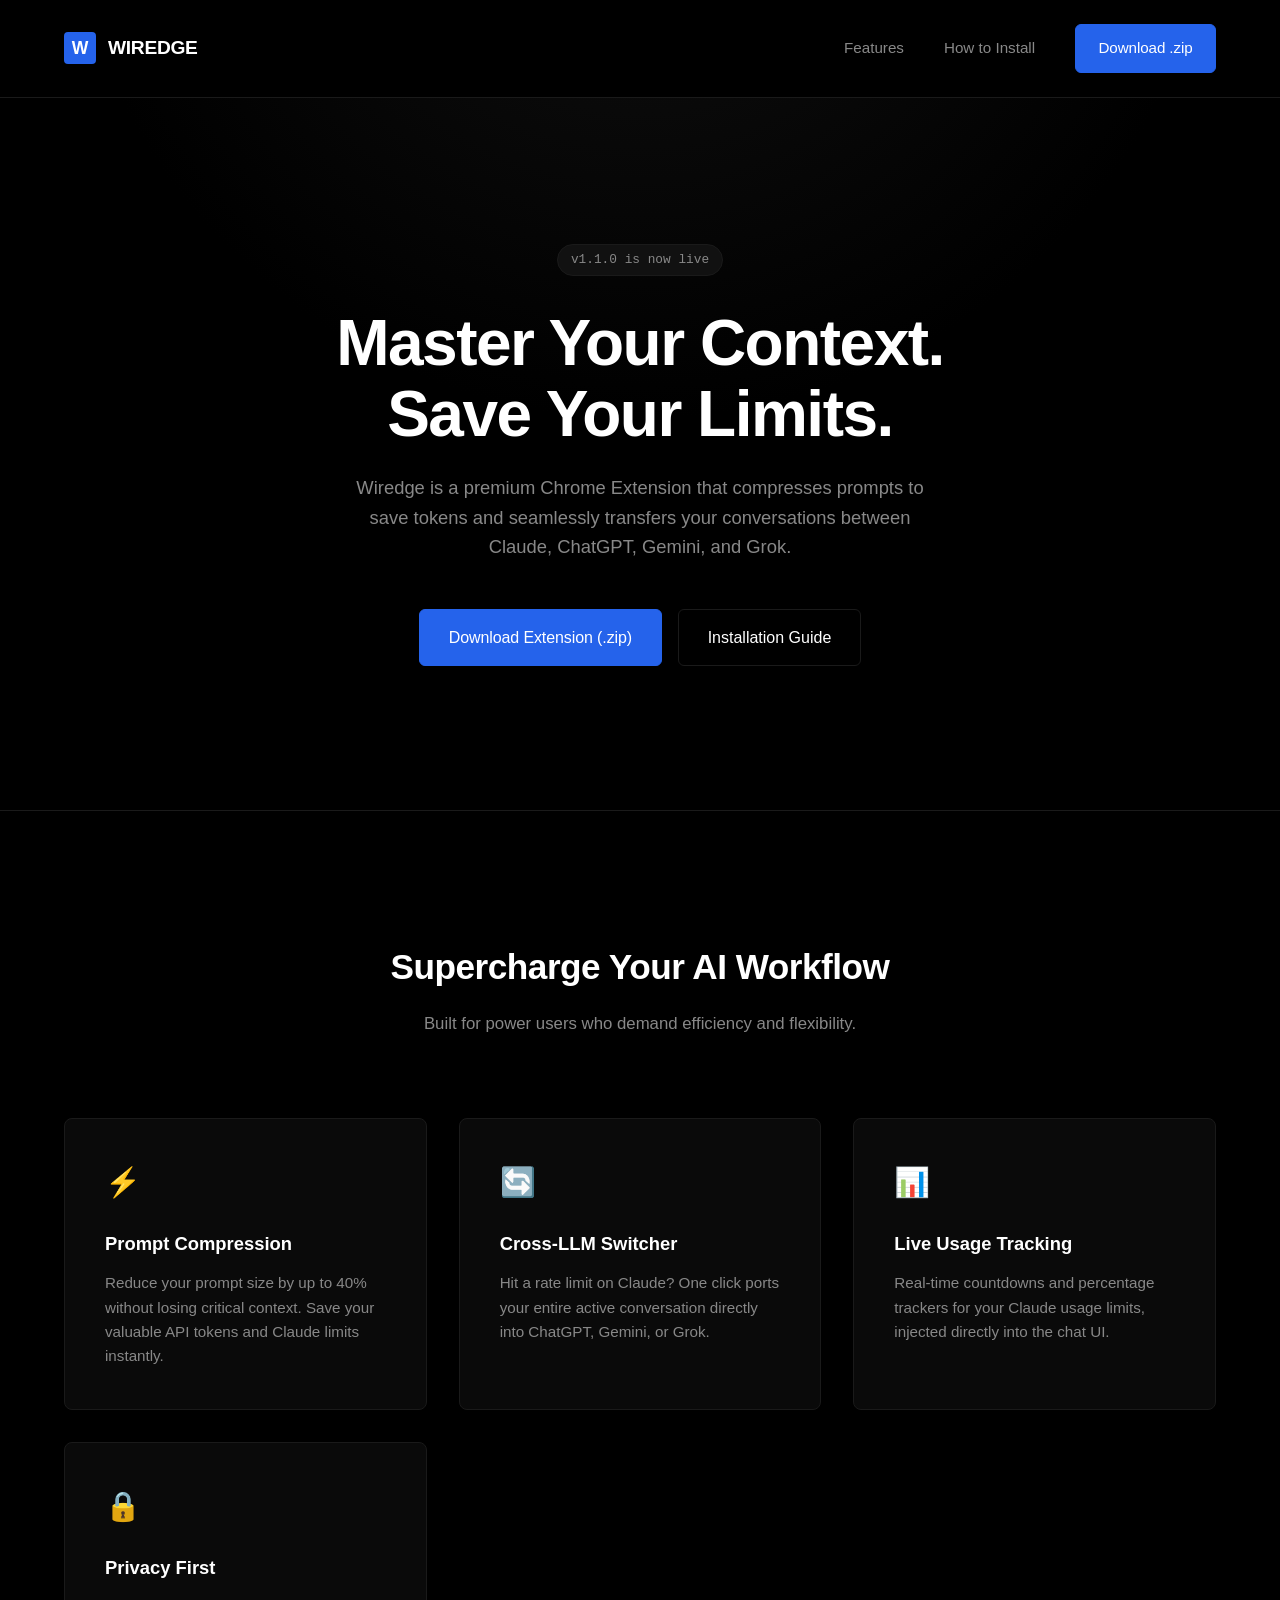
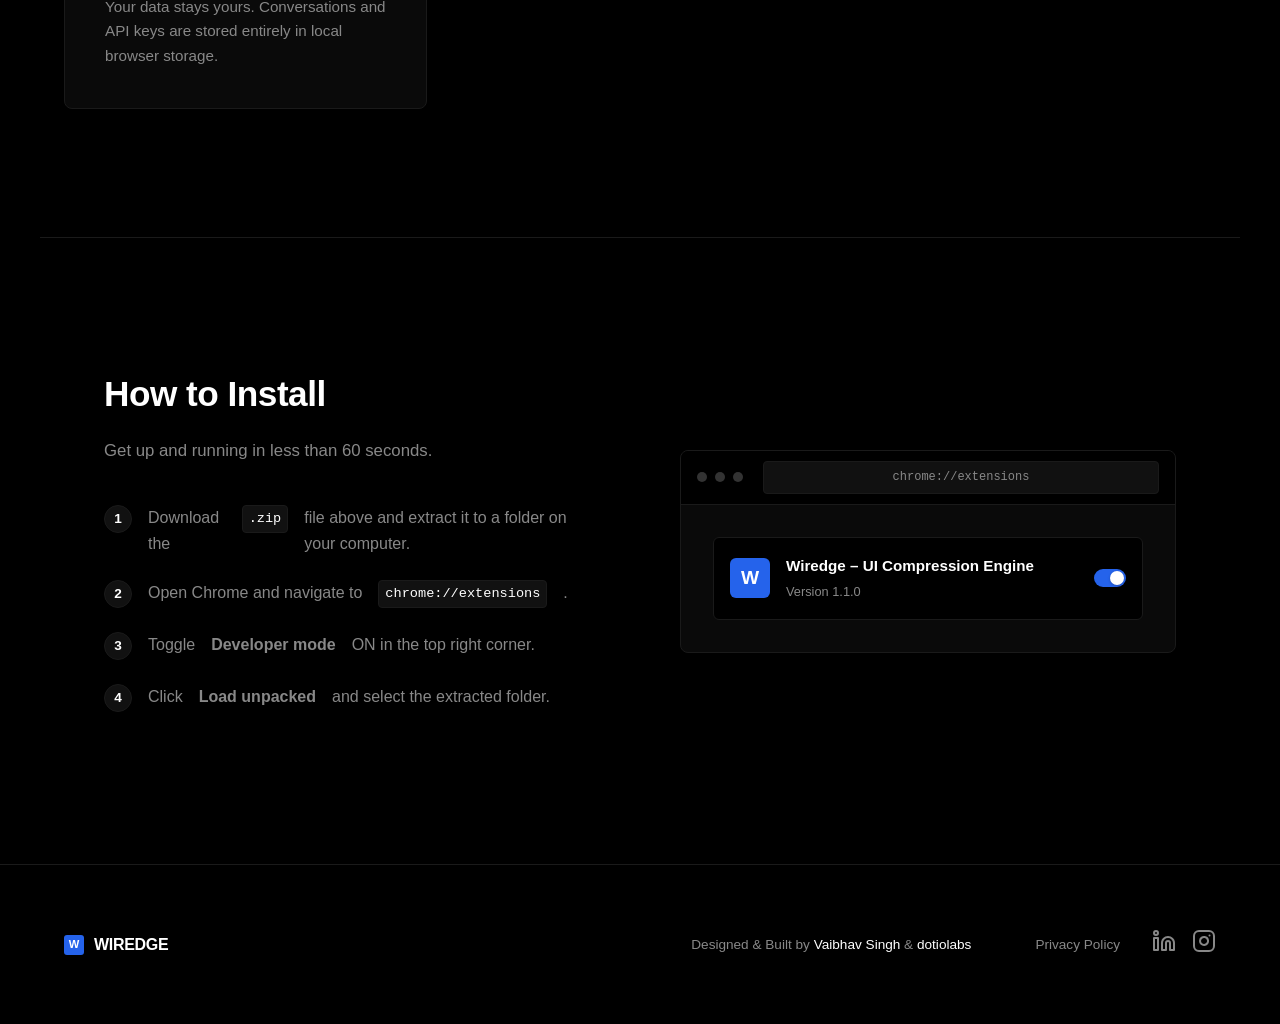
<file: website/index.html>
<!DOCTYPE html>
<html lang="en">
<head>
    <meta charset="UTF-8">
    <meta name="viewport" content="width=device-width, initial-scale=1.0">
    <title>Wiredge | The Ultimate AI Prompt Compressor</title>
    <meta name="description" content="Compress prompts to save tokens. Switch between Claude, ChatGPT, Gemini & Grok with one click — your conversation follows you.">
    <link rel="preconnect" href="https://fonts.googleapis.com">
    <link rel="preconnect" href="https://fonts.gstatic.com" crossorigin>
    <link href="https://fonts.googleapis.com/css2?family=Outfit:wght@300;400;600;800&family=IBM+Plex+Mono:wght@400;600&display=swap" rel="stylesheet">
    <link rel="stylesheet" href="style.css">
</head>
<body>
    <nav class="navbar">
        <div class="logo">
            <span class="logo-mark">W</span>
            <span class="logo-text">WIREDGE</span>
        </div>
        <div class="nav-links">
            <a href="#features">Features</a>
            <a href="#install">How to Install</a>
            <a href="assets/Wiredge_Extension.zip" class="btn-primary nav-btn" download>Download .zip</a>
        </div>
    </nav>

    <header class="hero">
        <div class="hero-content">
            <div class="badge-pill">v1.1.0 is now live</div>
            <h1>Master Your Context. <br>Save Your Limits.</h1>
            <p class="hero-subtext">Wiredge is a premium Chrome Extension that compresses prompts to save tokens and seamlessly transfers your conversations between Claude, ChatGPT, Gemini, and Grok.</p>
            <div class="hero-actions">
                <a href="assets/Wiredge_Extension.zip" class="btn-primary large-btn" download>Download Extension (.zip)</a>
                <a href="#install" class="btn-secondary large-btn">Installation Guide</a>
            </div>
        </div>
    </header>

    <section id="features" class="features-section">
        <div class="section-heading">
            <h2>Supercharge Your AI Workflow</h2>
            <p>Built for power users who demand efficiency and flexibility.</p>
        </div>
        <div class="features-grid">
            <div class="feature-card">
                <div class="feature-icon">⚡</div>
                <h3>Prompt Compression</h3>
                <p>Reduce your prompt size by up to 40% without losing critical context. Save your valuable API tokens and Claude limits instantly.</p>
            </div>
            <div class="feature-card">
                <div class="feature-icon">🔄</div>
                <h3>Cross-LLM Switcher</h3>
                <p>Hit a rate limit on Claude? One click ports your entire active conversation directly into ChatGPT, Gemini, or Grok.</p>
            </div>
            <div class="feature-card">
                <div class="feature-icon">📊</div>
                <h3>Live Usage Tracking</h3>
                <p>Real-time countdowns and percentage trackers for your Claude usage limits, injected directly into the chat UI.</p>
            </div>
            <div class="feature-card">
                <div class="feature-icon">🔒</div>
                <h3>Privacy First</h3>
                <p>Your data stays yours. Conversations and API keys are stored entirely in local browser storage.</p>
            </div>
        </div>
    </section>

    <section id="install" class="install-section">
        <div class="install-container">
            <div class="install-text">
                <h2>How to Install</h2>
                <p>Get up and running in less than 60 seconds.</p>
                <ul class="install-steps">
                    <li><span class="step-num">1</span> Download the <code>.zip</code> file above and extract it to a folder on your computer.</li>
                    <li><span class="step-num">2</span> Open Chrome and navigate to <code>chrome://extensions</code>.</li>
                    <li><span class="step-num">3</span> Toggle <strong>Developer mode</strong> ON in the top right corner.</li>
                    <li><span class="step-num">4</span> Click <strong>Load unpacked</strong> and select the extracted folder.</li>
                </ul>
            </div>
            <div class="install-visual">
                <div class="mock-browser">
                    <div class="browser-head">
                        <span class="dot red"></span><span class="dot yellow"></span><span class="dot green"></span>
                        <div class="url-bar">chrome://extensions</div>
                    </div>
                    <div class="browser-body">
                        <div class="mock-ext-card">
                            <div class="ext-icon">W</div>
                            <div class="ext-info">
                                <strong>Wiredge – UI Compression Engine</strong>
                                <span>Version 1.1.0</span>
                            </div>
                            <div class="toggle-switch on"></div>
                        </div>
                    </div>
                </div>
            </div>
        </div>
    </section>

    <footer class="footer">
        <div class="footer-content">
            <div class="footer-brand">
                <span class="logo-mark small">W</span> WIREDGE
            </div>
            <div class="footer-links">
                <div class="footer-credits">
                    Designed & Built by <strong>Vaibhav Singh</strong> & <strong>dotiolabs</strong>
                </div>
                <a href="privacy.html">Privacy Policy</a>
                <div class="footer-socials">
                    <a href="https://www.linkedin.com/in/vaibhavsinghbbd" target="_blank" class="social-link" title="LinkedIn">
                        <svg width="24" height="24" viewBox="0 0 24 24" fill="none" stroke="currentColor" stroke-width="2" stroke-linecap="round" stroke-linejoin="round"><path d="M16 8a6 6 0 0 1 6 6v7h-4v-7a2 2 0 0 0-2-2 2 2 0 0 0-2 2v7h-4v-7a6 6 0 0 1 6-6z"></path><rect x="2" y="9" width="4" height="12"></rect><circle cx="4" cy="4" r="2"></circle></svg>
                    </a>
                    <a href="https://www.instagram.com/dotiolabs" target="_blank" class="social-link" title="Instagram">
                        <svg width="24" height="24" viewBox="0 0 24 24" fill="none" stroke="currentColor" stroke-width="2" stroke-linecap="round" stroke-linejoin="round"><rect x="2" y="2" width="20" height="20" rx="5" ry="5"></rect><path d="M16 11.37A4 4 0 1 1 12.63 8 4 4 0 0 1 16 11.37z"></path><line x1="17.5" y1="6.5" x2="17.51" y2="6.5"></line></svg>
                    </a>
                </div>
            </div>
        </div>
    </footer>

    <script src="script.js"></script>
</body>
</html>
</file>
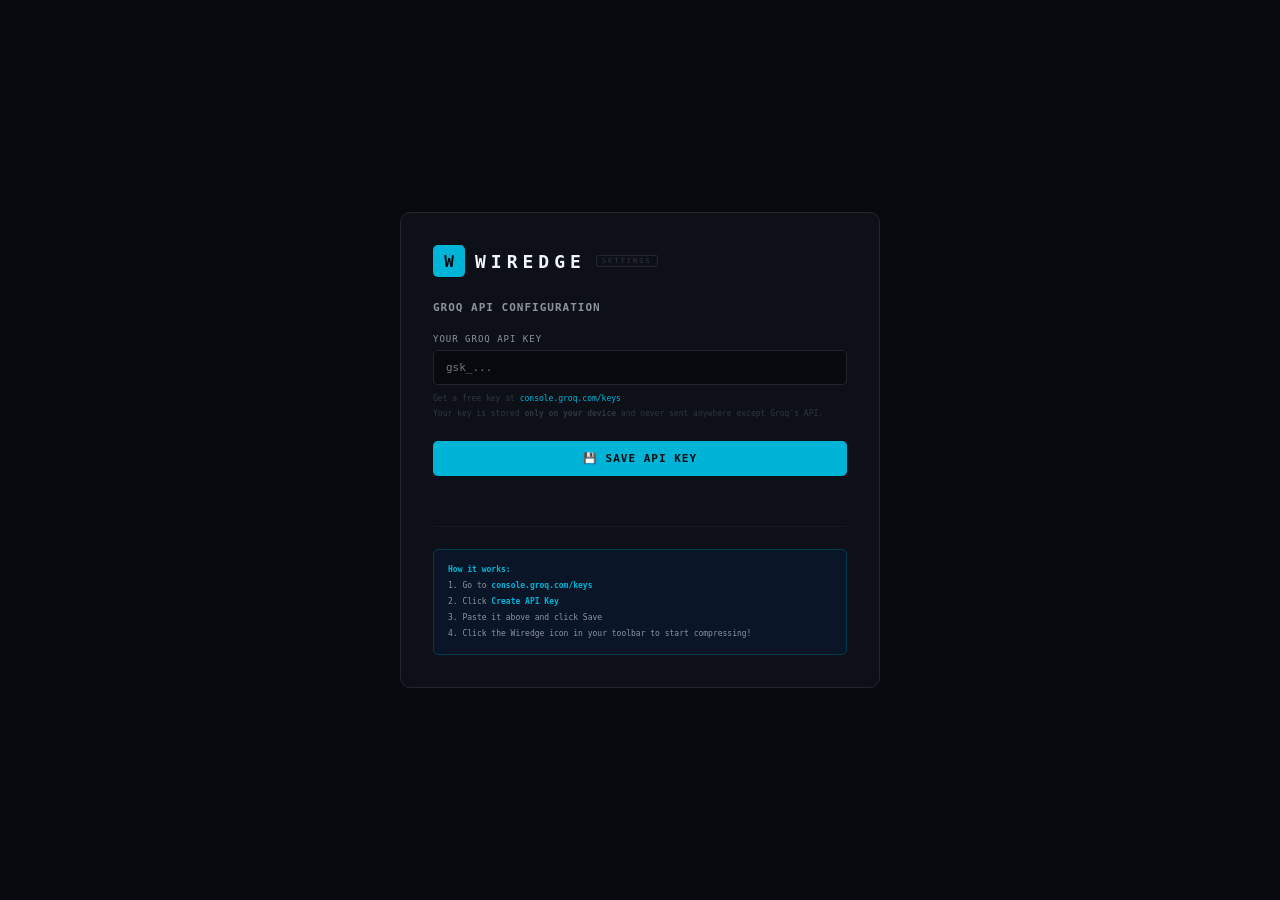
<file: extension/options.html>
<!DOCTYPE html>
<html lang="en">
<head>
  <meta charset="UTF-8"/>
  <title>Wiredge – Settings</title>
  <style>
    * { box-sizing: border-box; margin: 0; padding: 0; }
    body {
      font-family: 'IBM Plex Mono', monospace;
      background: #07090F; color: #C9D1D9;
      min-height: 100vh;
      display: flex; align-items: center; justify-content: center;
    }
    .card {
      width: 480px; background: #0D1117;
      border: 1px solid #21262D; border-radius: 10px; padding: 32px;
    }
    .logo-row {
      display: flex; align-items: center; gap: 10px; margin-bottom: 24px;
    }
    .logo-mark {
      width: 32px; height: 32px; background: #00B4D8; border-radius: 5px;
      display: flex; align-items: center; justify-content: center;
      font-size: 16px; font-weight: 900; color: #07090F;
    }
    .logo-text { font-size: 18px; font-weight: 900; letter-spacing: 5px; color: #F0F6FC; }
    .badge { font-size: 7px; letter-spacing: 2px; color: #30363D; border: 1px solid #21262D; padding: 1px 5px; border-radius: 2px; }
    h2 { font-size: 11px; color: #8B949E; letter-spacing: 1px; margin-bottom: 20px; }
    label { font-size: 9px; color: #8B949E; letter-spacing: 1px; display: block; margin-bottom: 6px; }
    input[type="text"] {
      width: 100%; background: #07090F; border: 1px solid #21262D;
      border-radius: 5px; padding: 10px 12px; color: #C9D1D9;
      font-size: 11px; font-family: 'IBM Plex Mono', monospace;
      outline: none; transition: border-color .2s, box-shadow .2s;
    }
    input[type="text"]:focus {
      border-color: #00B4D8;
      box-shadow: 0 0 0 2px rgba(0,180,216,.15);
    }
    .hint {
      font-size: 8px; color: #30363D; margin-top: 7px; line-height: 1.8;
    }
    .hint a { color: #00B4D8; text-decoration: none; }
    .save-btn {
      margin-top: 20px; width: 100%; background: #00B4D8; color: #07090F;
      border: none; padding: 11px; border-radius: 5px;
      font-size: 11px; font-weight: 800; cursor: pointer;
      font-family: 'IBM Plex Mono', monospace; letter-spacing: 1px;
      transition: filter .2s;
    }
    .save-btn:hover { filter: brightness(1.1); }
    .status {
      margin-top: 12px; font-size: 9px; text-align: center;
      height: 16px; transition: all .3s;
    }
    .status.ok { color: #34D399; }
    .status.err { color: #F87171; }
    .divider { border: none; border-top: 1px solid #161B22; margin: 22px 0; }
    .info-box {
      background: #0A1628; border: 1px solid #003D4D;
      border-radius: 5px; padding: 12px 14px;
    }
    .info-box p { font-size: 8px; color: #8B949E; line-height: 2; }
    .info-box strong { color: #00B4D8; }
  </style>
</head>
<body>
  <div class="card">
    <div class="logo-row">
      <div class="logo-mark">W</div>
      <span class="logo-text">WIREDGE</span>
      <span class="badge">SETTINGS</span>
    </div>

    <h2>GROQ API CONFIGURATION</h2>

    <label for="apiKey">YOUR GROQ API KEY</label>
    <input type="text" id="apiKey" placeholder="gsk_..." autocomplete="off" spellcheck="false"/>
    <div class="hint">
      Get a free key at <a href="https://console.groq.com/keys" target="_blank">console.groq.com/keys</a><br/>
      Your key is stored <strong>only on your device</strong> and never sent anywhere except Groq's API.
    </div>

    <button class="save-btn" id="saveBtn">💾 SAVE API KEY</button>
    <div class="status" id="status"></div>

    <hr class="divider"/>

    <div class="info-box">
      <p>
        <strong>How it works:</strong><br/>
        1. Go to <strong>console.groq.com/keys</strong><br/>
        2. Click <strong>Create API Key</strong><br/>
        3. Paste it above and click Save<br/>
        4. Click the Wiredge icon in your toolbar to start compressing!
      </p>
    </div>
  </div>

  <script src="options.js"></script>
</body>
</html>
</file>
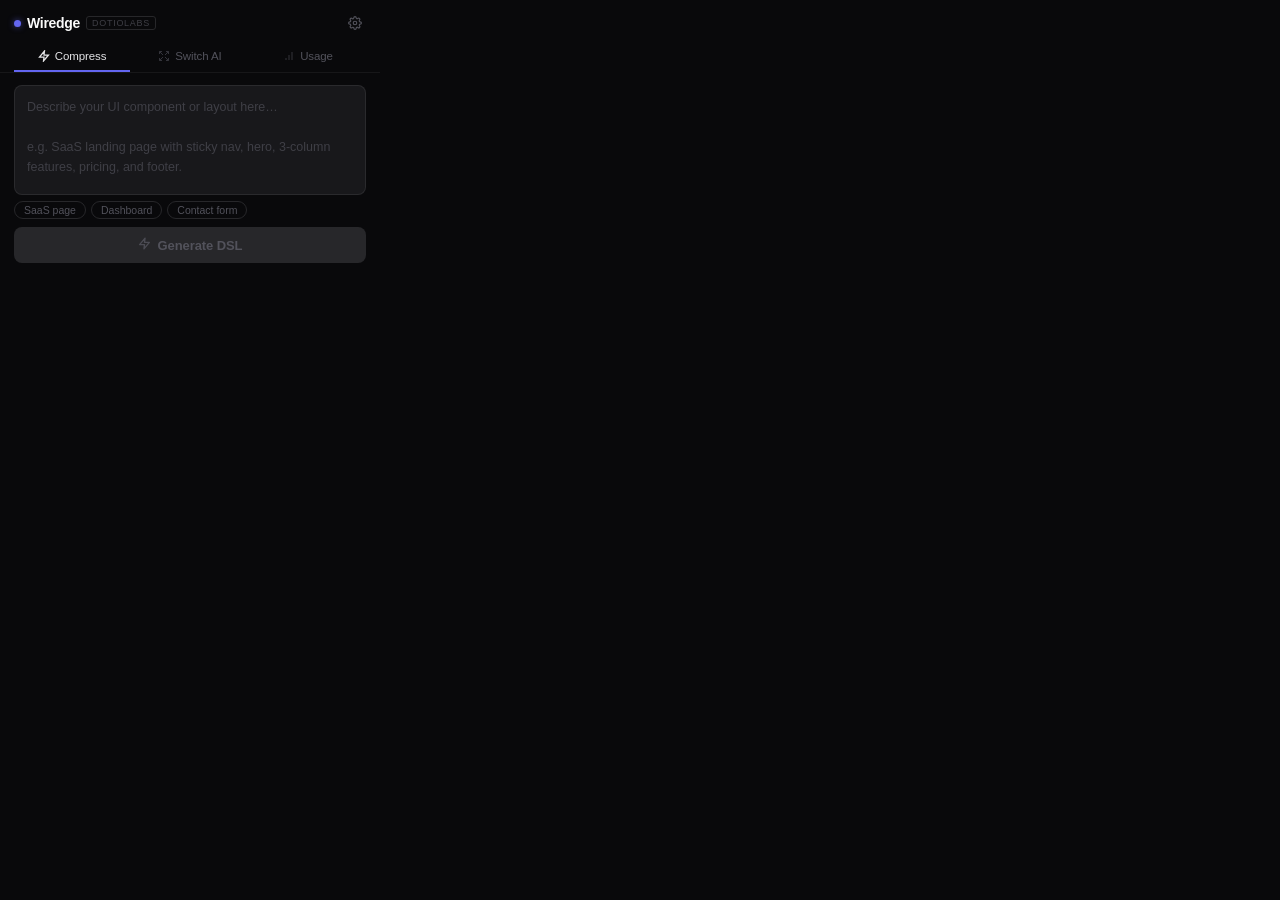
<file: extension/popup.html>
<!DOCTYPE html>
<html lang="en">
<head>
  <meta charset="UTF-8"/>
  <meta name="viewport" content="width=device-width,initial-scale=1"/>
  <title>Wiredge</title>
  <link rel="stylesheet" href="popup.css"/>
</head>
<body>
  <div class="shell">

    <!-- HEADER -->
    <header class="hdr">
      <div class="brand">
        <span class="brand-dot"></span>
        <span class="brand-name">Wiredge</span>
        <span class="brand-agency">dotiolabs</span>
      </div>
      <a class="settings-btn" id="settingsBtn" title="Settings">
        <svg width="14" height="14" viewBox="0 0 24 24" fill="none" stroke="currentColor" stroke-width="2" stroke-linecap="round" stroke-linejoin="round">
          <circle cx="12" cy="12" r="3"/><path d="M19.4 15a1.65 1.65 0 0 0 .33 1.82l.06.06a2 2 0 0 1-2.83 2.83l-.06-.06a1.65 1.65 0 0 0-1.82-.33 1.65 1.65 0 0 0-1 1.51V21a2 2 0 0 1-4 0v-.09A1.65 1.65 0 0 0 9 19.4a1.65 1.65 0 0 0-1.82.33l-.06.06a2 2 0 0 1-2.83-2.83l.06-.06A1.65 1.65 0 0 0 4.68 15a1.65 1.65 0 0 0-1.51-1H3a2 2 0 0 1 0-4h.09A1.65 1.65 0 0 0 4.6 9a1.65 1.65 0 0 0-.33-1.82l-.06-.06a2 2 0 0 1 2.83-2.83l.06.06A1.65 1.65 0 0 0 9 4.68a1.65 1.65 0 0 0 1-1.51V3a2 2 0 0 1 4 0v.09a1.65 1.65 0 0 0 1 1.51 1.65 1.65 0 0 0 1.82-.33l.06-.06a2 2 0 0 1 2.83 2.83l-.06.06A1.65 1.65 0 0 0 19.4 9a1.65 1.65 0 0 0 1.51 1H21a2 2 0 0 1 0 4h-.09a1.65 1.65 0 0 0-1.51 1z"/>
        </svg>
      </a>
    </header>

    <!-- TAB NAVIGATION -->
    <div class="tab-nav" id="tabNav">
      <button class="tab-btn active" data-tab="compress">
        <svg width="12" height="12" viewBox="0 0 24 24" fill="none" stroke="currentColor" stroke-width="2.5"><polygon points="13 2 3 14 12 14 11 22 21 10 12 10 13 2"/></svg>
        Compress
      </button>
      <button class="tab-btn" data-tab="switch">
        <svg width="12" height="12" viewBox="0 0 24 24" fill="none" stroke="currentColor" stroke-width="2"><path d="M16 3h5v5"/><path d="M8 3H3v5"/><path d="M21 3l-7 7"/><path d="M3 3l7 7"/><path d="M16 21h5v-5"/><path d="M8 21H3v-5"/><path d="M21 21l-7-7"/><path d="M3 21l7-7"/></svg>
        Switch AI
      </button>
      <button class="tab-btn" data-tab="claude">
        <svg width="12" height="12" viewBox="0 0 24 24" fill="none" stroke="currentColor" stroke-width="2"><path d="M12 20V10"/><path d="M18 20V4"/><path d="M6 20v-4"/></svg>
        Usage
      </button>
    </div>

    <!-- ═══════════════════════════════════════════════════════ -->
    <!-- TAB 1: COMPRESS (existing UI) -->
    <!-- ═══════════════════════════════════════════════════════ -->
    <div class="tab-panel active" id="tabCompress">

      <!-- INPUT ZONE -->
      <div class="input-zone">
        <textarea
          id="inputText"
          maxlength="2000"
          placeholder="Describe your UI component or layout here…&#10;&#10;e.g. SaaS landing page with sticky nav, hero, 3-column features, pricing, and footer."
        ></textarea>

        <!-- Quick fills -->
        <div class="quick-fills">
          <button class="qf" data-sample="saas">SaaS page</button>
          <button class="qf" data-sample="dashboard">Dashboard</button>
          <button class="qf" data-sample="contact">Contact form</button>
        </div>
      </div>

      <!-- CTA -->
      <button class="cta-btn" id="compressBtn">
        <span id="ctaIcon">
          <svg width="13" height="13" viewBox="0 0 24 24" fill="none" stroke="currentColor" stroke-width="2.5" stroke-linecap="round" stroke-linejoin="round"><polygon points="13 2 3 14 12 14 11 22 21 10 12 10 13 2"/></svg>
        </span>
        <span id="ctaText">Generate DSL</span>
      </button>

      <!-- ERROR -->
      <div class="err-msg" id="errMsg" style="display:none"></div>

      <!-- OUTPUT ZONE -->
      <div class="output-zone" id="outputZone" style="display:none">
        <div class="output-label">
          <span class="output-badge">DSL</span>
          <span class="output-savings" id="outputSavings"></span>
        </div>
        <div class="output-box" id="outputBox">
          <pre id="outputText"></pre>
          <button class="copy-icon-btn" id="copyBtn" title="Copy to clipboard">
            <span id="copyIcon">
              <svg width="13" height="13" viewBox="0 0 24 24" fill="none" stroke="currentColor" stroke-width="2" stroke-linecap="round" stroke-linejoin="round"><rect x="9" y="9" width="13" height="13" rx="2" ry="2"/><path d="M5 15H4a2 2 0 0 1-2-2V4a2 2 0 0 1 2-2h9a2 2 0 0 1 2 2v1"/></svg>
            </span>
          </button>
        </div>

        <!-- Export row -->
        <div class="export-row">
          <select id="frameworkSelect">
            <option>React</option>
            <option>HTML/CSS</option>
            <option>Vue</option>
            <option>Next.js</option>
            <option>Svelte</option>
            <option>Flutter</option>
            <option>React Native</option>
          </select>
          <button class="export-btn" id="exportBtn">Copy Prompt</button>
        </div>
      </div>

    </div>

    <!-- ═══════════════════════════════════════════════════════ -->
    <!-- TAB 2: CLAUDE USAGE -->
    <!-- ═══════════════════════════════════════════════════════ -->
    <div class="tab-panel" id="tabClaude">

      <!-- Usage header -->
      <div class="usage-header">
        <div class="usage-header-left">
          <span class="usage-org serif" id="org"></span>
          <span class="usage-plan-tag mono" id="planTag"></span>
        </div>
        <button class="refresh-btn" id="refreshUsage" title="Refresh">↻</button>
      </div>

      <!-- Session usage -->
      <section class="usage-section" id="sessionSection" hidden>
        <div class="usage-section-head">
          <span class="usage-section-title">YOUR USAGE LIMITS</span>
        </div>
        <div class="limit-row" id="rowSession">
          <div class="limit-row-top">
            <span class="limit-label">Current session</span>
            <span class="limit-pct mono tab-num" data-bind="sessionPct">—</span>
          </div>
          <div class="limit-row-sub mono" data-bind="sessionReset">—</div>
          <div class="usage-bar"><div class="usage-bar-fill" data-bind="sessionBar"></div></div>
        </div>
      </section>

      <!-- Weekly usage -->
      <section class="usage-section" id="weeklySection" hidden>
        <div class="usage-section-head">
          <span class="usage-section-title">WEEKLY LIMITS</span>
        </div>
        <div class="limit-row" id="rowWeekly">
          <div class="limit-row-top">
            <span class="limit-label">All models</span>
            <span class="limit-pct mono tab-num" data-bind="weeklyPct">—</span>
          </div>
          <div class="limit-row-sub mono" data-bind="weeklyReset">—</div>
          <div class="usage-bar"><div class="usage-bar-fill" data-bind="weeklyBar"></div></div>
        </div>
        <div class="limit-row" id="rowSonnet" hidden>
          <div class="limit-row-top">
            <span class="limit-label">Sonnet</span>
            <span class="limit-pct mono tab-num" data-bind="sonnetPct">—</span>
          </div>
          <div class="limit-row-sub mono" data-bind="sonnetReset">—</div>
          <div class="usage-bar"><div class="usage-bar-fill" data-bind="sonnetBar"></div></div>
        </div>
        <div class="limit-row" id="rowOpus" hidden>
          <div class="limit-row-top">
            <span class="limit-label">Opus</span>
            <span class="limit-pct mono tab-num" data-bind="opusPct">—</span>
          </div>
          <div class="limit-row-sub mono" data-bind="opusReset">—</div>
          <div class="usage-bar"><div class="usage-bar-fill" data-bind="opusBar"></div></div>
        </div>
      </section>

      <!-- Capsule section (cross-LLM handoff) -->
      <section class="usage-section capsule-section" id="capsuleSection" hidden>
        <div class="usage-section-head">
          <span class="usage-section-title">CONTINUE THIS CHAT IN</span>
        </div>
        <div class="capsule-meta">
          <span class="capsule-title" id="capsuleTitle">…</span>
        </div>
        <div class="capsule-actions">
          <button class="cap-btn primary" data-dest="chatgpt"><span class="cap-icon">↗</span> ChatGPT</button>
          <button class="cap-btn" data-dest="gemini"><span class="cap-icon">↗</span> Gemini</button>
          <button class="cap-btn" data-dest="grok"><span class="cap-icon">↗</span> Grok</button>
          <button class="cap-btn" data-dest="copy" title="Copy as Markdown"><span class="cap-icon">⎘</span></button>
          <button class="cap-btn" data-dest="download" title="Download .md"><span class="cap-icon">↓</span></button>
        </div>
        <div class="capsule-hint" id="capsuleHint">Wiredge opens the destination tab and pastes the conversation — including any files Claude built — into the input automatically.</div>
        <div class="capsule-toast" id="capsuleToast" hidden></div>

        <!-- Free-tier quota meter -->
        <div class="quota" id="quotaBox" hidden>
          <span class="quota-text" id="quotaText">— · 2 free today</span>
          <a href="#" class="quota-upgrade" id="quotaUpgrade">Upgrade →</a>
        </div>

        <!-- Upsell -->
        <div class="upsell" id="upsell" hidden>
          <div class="upsell-title" id="upsellTitle">You've used today's 2 free sends.</div>
          <div class="upsell-body">Wiredge Pro is <strong>$2/mo</strong> or <strong>$20 lifetime</strong> — unlimited cross-LLM handoffs.</div>
          <div class="upsell-actions">
            <button class="upsell-cta" id="buyProBtn">Buy Pro →</button>
            <button class="upsell-trial" id="startTrialBtn" hidden>Leave a review · 3 days free →</button>
            <button class="upsell-link" id="haveKey">I have a license key</button>
          </div>
        </div>

        <!-- License-key input form -->
        <div class="license-form" id="licenseForm" hidden>
          <label class="license-label">Paste your Polar license key</label>
          <input class="license-input" id="licenseInput" type="text" placeholder="XXXXXXXX-XXXX-XXXX-XXXX-XXXXXXXXXXXX" autocomplete="off" spellcheck="false" maxlength="64" />
          <div class="license-actions">
            <button class="upsell-link" id="cancelKey">Cancel</button>
            <button class="upsell-cta" id="activateKey">Activate</button>
          </div>
          <div class="license-status" id="licenseStatus" hidden></div>
        </div>
      </section>

      <!-- Error state -->
      <div id="errorState" class="usage-error" hidden></div>

      <!-- Footer -->
      <div class="usage-footer">
        <span class="mono small muted" id="updated">—</span>
        <div class="usage-footer-right">
          <a class="link link-secondary" href="#" id="helpLink" title="Send feedback">help</a>
          <a class="link link-secondary" href="#" id="reviewLink" title="Leave a review">★ review</a>
          <a class="link link-secondary" href="https://wiredge.vercel.app" target="_blank" title="Open wiredge.app">wiredge.app</a>
          <a class="link" href="https://claude.ai/settings/usage" target="_blank">Claude settings →</a>
        </div>
      </div>

    </div>

    <!-- ═══════════════════════════════════════════════════════ -->
    <!-- TAB 3: SWITCH AI                                       -->
    <!-- ═══════════════════════════════════════════════════════ -->
    <div class="tab-panel" id="tabSwitch">

      <!-- Current context capture -->
      <div class="switch-capture" id="switchCapture">
        <div class="switch-capture-head">
          <span class="switch-capture-dot" id="captureDot"></span>
          <span class="switch-capture-label" id="captureLabel">Detecting active AI tab...</span>
        </div>
        <div class="switch-capture-title" id="captureTitle" hidden></div>
        <div class="switch-capture-meta" id="captureMeta" hidden></div>
      </div>

      <!-- Model cards -->
      <div class="switch-section-title">SWITCH TO</div>
      <div class="model-grid" id="modelGrid">

        <button class="model-card" data-model="claude" data-url="https://claude.ai">
          <div class="model-card-top">
            <div class="model-icon claude-icon">C</div>
            <div class="model-info">
              <div class="model-name">Claude</div>
              <div class="model-sub">Anthropic</div>
            </div>
            <span class="model-status" id="statusClaude"></span>
          </div>
          <div class="model-action">Open & paste context <span class="arrow">&#8599;</span></div>
        </button>

        <button class="model-card" data-model="chatgpt" data-url="https://chatgpt.com">
          <div class="model-card-top">
            <div class="model-icon chatgpt-icon">G</div>
            <div class="model-info">
              <div class="model-name">ChatGPT</div>
              <div class="model-sub">OpenAI</div>
            </div>
            <span class="model-status" id="statusChatgpt"></span>
          </div>
          <div class="model-action">Open & paste context <span class="arrow">&#8599;</span></div>
        </button>

        <button class="model-card" data-model="gemini" data-url="https://gemini.google.com/app">
          <div class="model-card-top">
            <div class="model-icon gemini-icon">G</div>
            <div class="model-info">
              <div class="model-name">Gemini</div>
              <div class="model-sub">Google</div>
            </div>
            <span class="model-status" id="statusGemini"></span>
          </div>
          <div class="model-action">Open & paste context <span class="arrow">&#8599;</span></div>
        </button>

        <button class="model-card" data-model="grok" data-url="https://grok.com">
          <div class="model-card-top">
            <div class="model-icon grok-icon">X</div>
            <div class="model-info">
              <div class="model-name">Grok</div>
              <div class="model-sub">xAI</div>
            </div>
            <span class="model-status" id="statusGrok"></span>
          </div>
          <div class="model-action">Open & paste context <span class="arrow">&#8599;</span></div>
        </button>

      </div>

      <!-- Toast -->
      <div class="switch-toast" id="switchToast" hidden></div>

      <!-- How it works -->
      <div class="switch-hint">
        Wiredge reads your current conversation, builds a context prompt with all the data you're working on, opens the new AI tab, and auto-pastes it — so the new model picks up exactly where you left off.
      </div>

    </div>

  </div>

  <script src="lib/billing.js"></script>
  <script src="popup.js"></script>
</body>
</html>
</file>
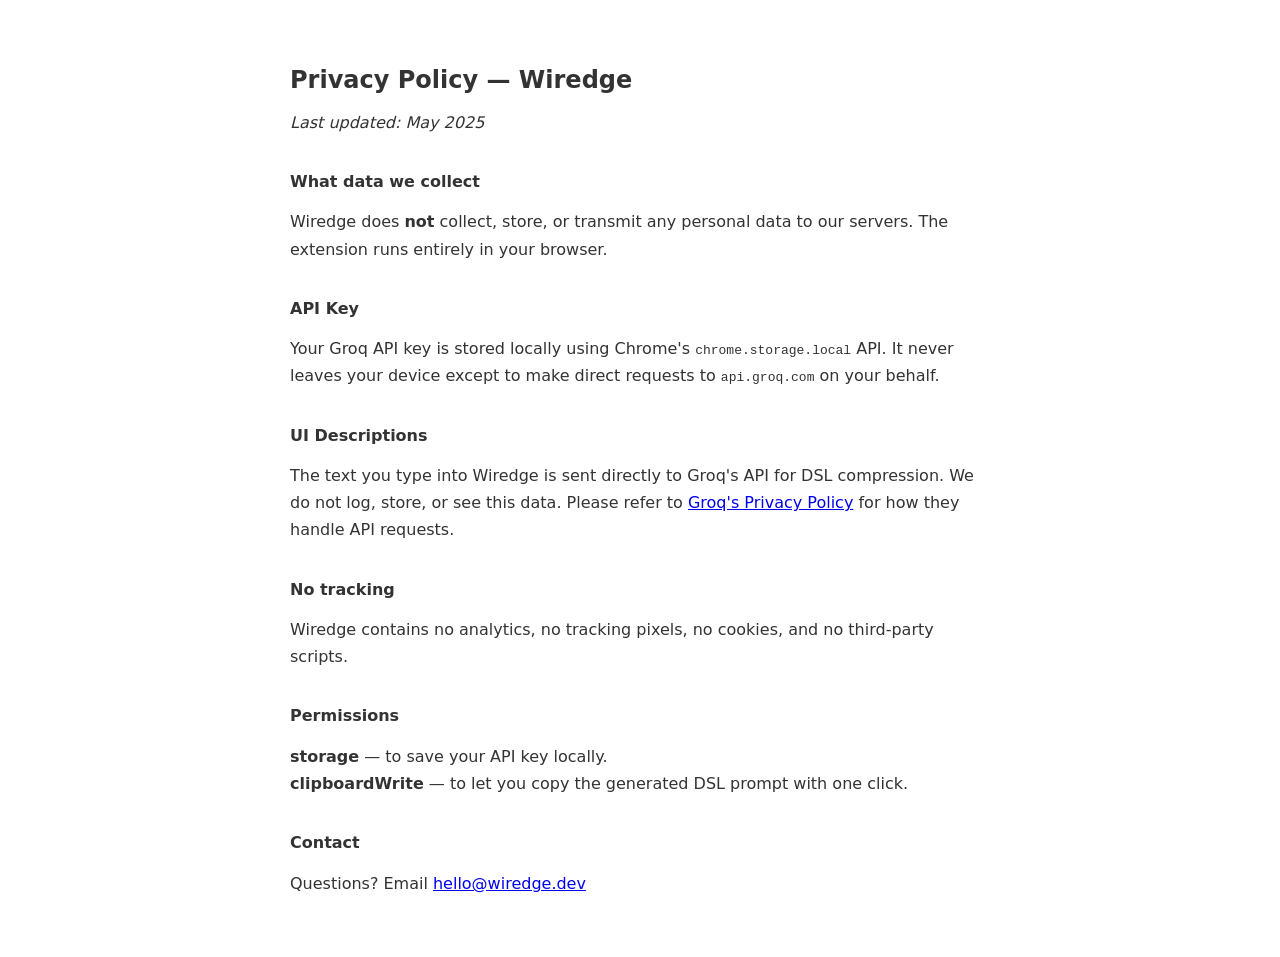
<file: extension/privacy-policy.html>
<!DOCTYPE html>
<html lang="en">
<head>
  <meta charset="UTF-8"/>
  <title>Wiredge – Privacy Policy</title>
  <style>
    body { max-width: 700px; margin: 60px auto; font-family: system-ui, sans-serif; color: #333; line-height: 1.7; padding: 0 20px; }
    h1 { font-size: 24px; margin-bottom: 4px; }
    h2 { font-size: 16px; margin-top: 32px; }
    p  { margin: 8px 0; }
  </style>
</head>
<body>
  <h1>Privacy Policy — Wiredge</h1>
  <p><em>Last updated: May 2025</em></p>

  <h2>What data we collect</h2>
  <p>Wiredge does <strong>not</strong> collect, store, or transmit any personal data to our servers. The extension runs entirely in your browser.</p>

  <h2>API Key</h2>
  <p>Your Groq API key is stored locally using Chrome's <code>chrome.storage.local</code> API. It never leaves your device except to make direct requests to <code>api.groq.com</code> on your behalf.</p>

  <h2>UI Descriptions</h2>
  <p>The text you type into Wiredge is sent directly to Groq's API for DSL compression. We do not log, store, or see this data. Please refer to <a href="https://groq.com/privacy-policy">Groq's Privacy Policy</a> for how they handle API requests.</p>

  <h2>No tracking</h2>
  <p>Wiredge contains no analytics, no tracking pixels, no cookies, and no third-party scripts.</p>

  <h2>Permissions</h2>
  <p><strong>storage</strong> — to save your API key locally.<br/>
  <strong>clipboardWrite</strong> — to let you copy the generated DSL prompt with one click.</p>

  <h2>Contact</h2>
  <p>Questions? Email <a href="mailto:hello@wiredge.dev">hello@wiredge.dev</a></p>
</body>
</html>
</file>
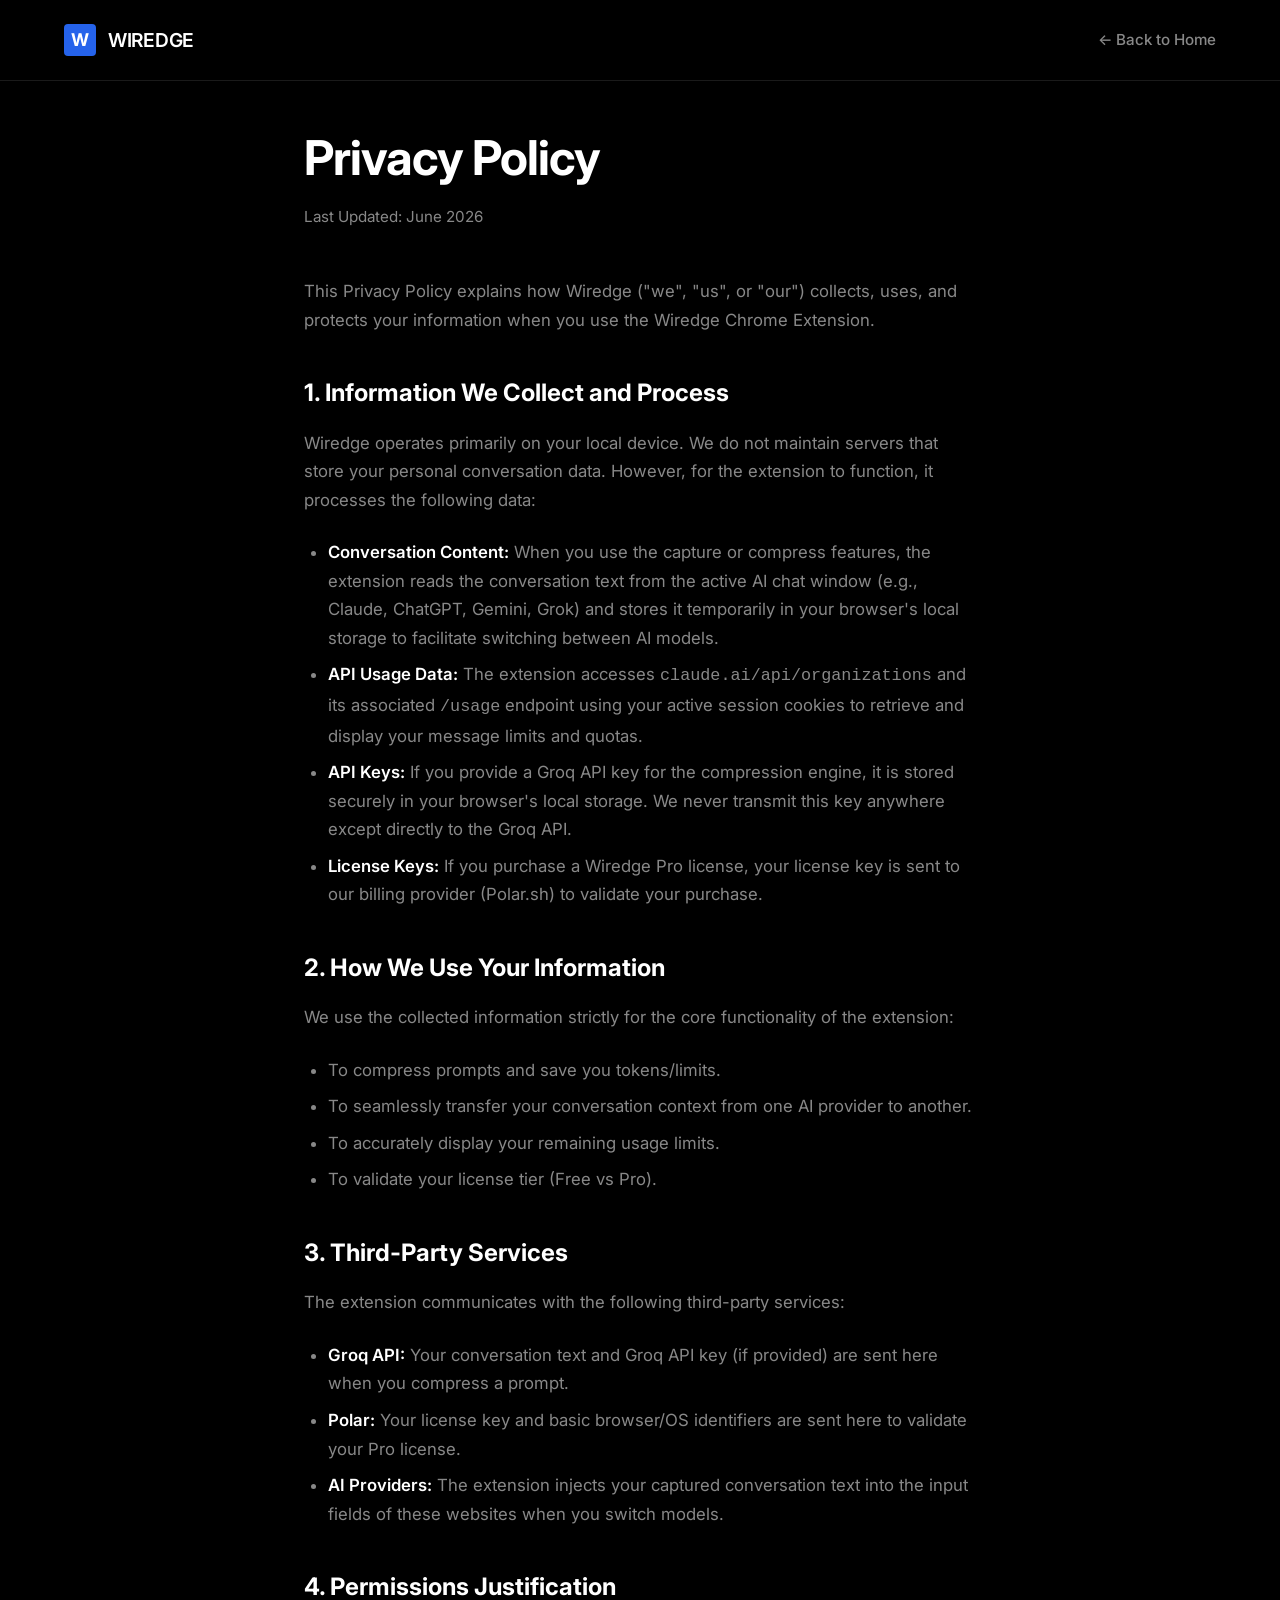
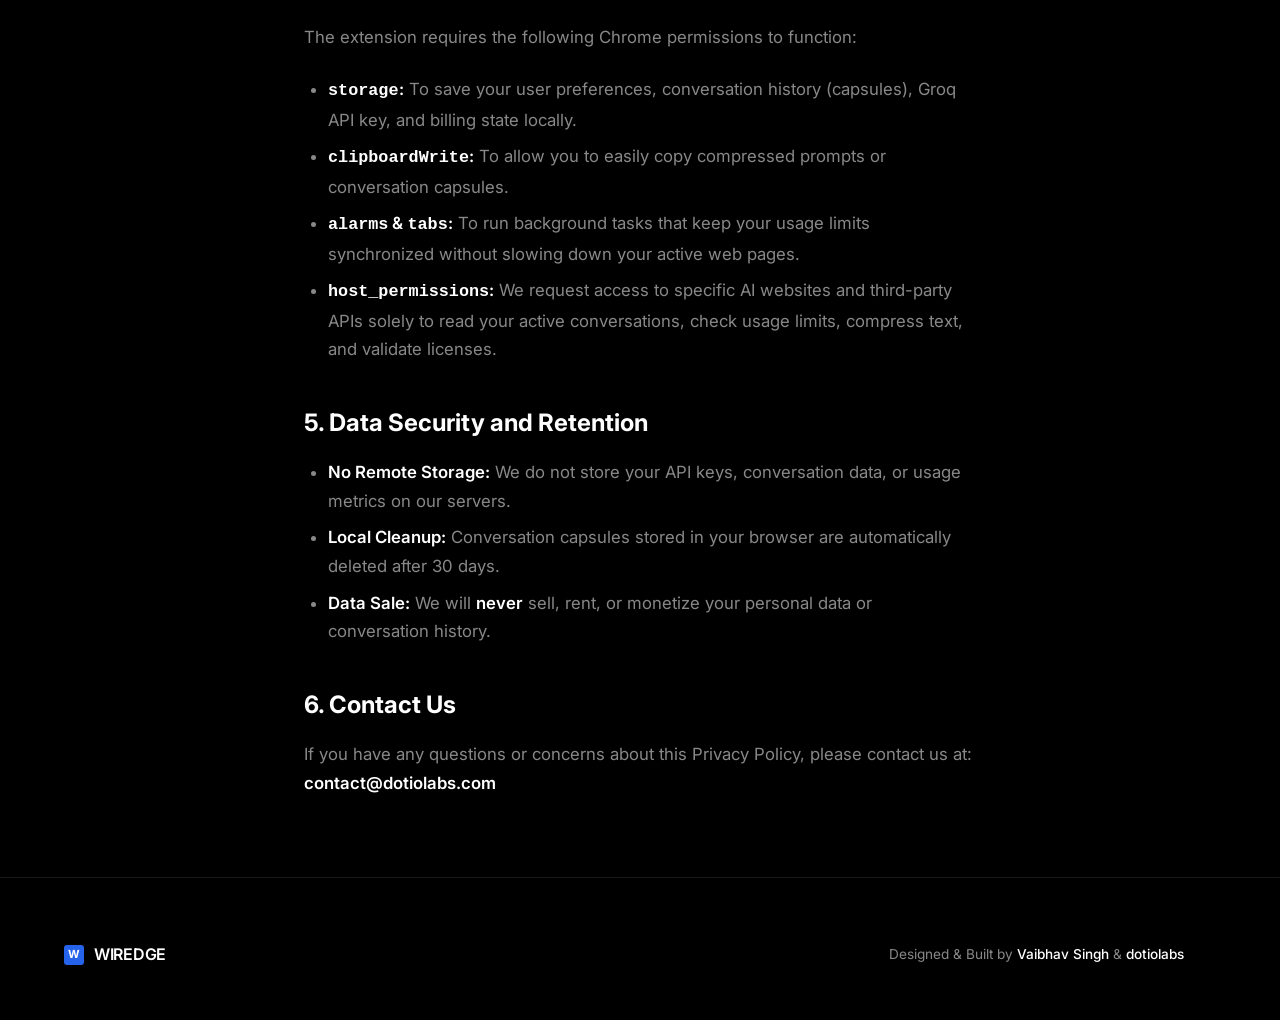
<file: website/privacy.html>
<!DOCTYPE html>
<html lang="en">
<head>
    <meta charset="UTF-8">
    <meta name="viewport" content="width=device-width, initial-scale=1.0">
    <title>Privacy Policy | Wiredge</title>
    <link rel="preconnect" href="https://fonts.googleapis.com">
    <link rel="preconnect" href="https://fonts.gstatic.com" crossorigin>
    <link href="https://fonts.googleapis.com/css2?family=Inter:wght@300;400;500;600;700&display=swap" rel="stylesheet">
    <link rel="stylesheet" href="style.css">
    <style>
        .policy-container {
            max-width: 800px;
            margin: 120px auto 80px auto;
            padding: 0 5%;
        }
        .policy-container h1 {
            font-size: 3rem;
            margin-bottom: 0.5rem;
            letter-spacing: -1px;
        }
        .policy-date {
            color: var(--text-secondary);
            margin-bottom: 3rem;
            font-size: 0.95rem;
        }
        .policy-content h2 {
            font-size: 1.5rem;
            margin-top: 2.5rem;
            margin-bottom: 1rem;
            color: var(--text-primary);
        }
        .policy-content p, .policy-content ul {
            margin-bottom: 1.5rem;
            color: var(--text-secondary);
            font-size: 1.05rem;
            line-height: 1.7;
        }
        .policy-content ul {
            padding-left: 1.5rem;
        }
        .policy-content li {
            margin-bottom: 0.5rem;
        }
        .policy-content strong {
            color: var(--text-primary);
            font-weight: 600;
        }
    </style>
</head>
<body>
    <nav class="navbar">
        <div class="logo">
            <span class="logo-mark">W</span>
            <span class="logo-text">WIREDGE</span>
        </div>
        <div class="nav-links">
            <a href="index.html">← Back to Home</a>
        </div>
    </nav>

    <main class="policy-container">
        <h1>Privacy Policy</h1>
        <div class="policy-date">Last Updated: June 2026</div>
        
        <div class="policy-content">
            <p>This Privacy Policy explains how Wiredge ("we", "us", or "our") collects, uses, and protects your information when you use the Wiredge Chrome Extension.</p>

            <h2>1. Information We Collect and Process</h2>
            <p>Wiredge operates primarily on your local device. We do not maintain servers that store your personal conversation data. However, for the extension to function, it processes the following data:</p>
            <ul>
                <li><strong>Conversation Content:</strong> When you use the capture or compress features, the extension reads the conversation text from the active AI chat window (e.g., Claude, ChatGPT, Gemini, Grok) and stores it temporarily in your browser's local storage to facilitate switching between AI models.</li>
                <li><strong>API Usage Data:</strong> The extension accesses <code>claude.ai/api/organizations</code> and its associated <code>/usage</code> endpoint using your active session cookies to retrieve and display your message limits and quotas.</li>
                <li><strong>API Keys:</strong> If you provide a Groq API key for the compression engine, it is stored securely in your browser's local storage. We never transmit this key anywhere except directly to the Groq API.</li>
                <li><strong>License Keys:</strong> If you purchase a Wiredge Pro license, your license key is sent to our billing provider (Polar.sh) to validate your purchase.</li>
            </ul>

            <h2>2. How We Use Your Information</h2>
            <p>We use the collected information strictly for the core functionality of the extension:</p>
            <ul>
                <li>To compress prompts and save you tokens/limits.</li>
                <li>To seamlessly transfer your conversation context from one AI provider to another.</li>
                <li>To accurately display your remaining usage limits.</li>
                <li>To validate your license tier (Free vs Pro).</li>
            </ul>

            <h2>3. Third-Party Services</h2>
            <p>The extension communicates with the following third-party services:</p>
            <ul>
                <li><strong>Groq API:</strong> Your conversation text and Groq API key (if provided) are sent here when you compress a prompt.</li>
                <li><strong>Polar:</strong> Your license key and basic browser/OS identifiers are sent here to validate your Pro license.</li>
                <li><strong>AI Providers:</strong> The extension injects your captured conversation text into the input fields of these websites when you switch models.</li>
            </ul>

            <h2>4. Permissions Justification</h2>
            <p>The extension requires the following Chrome permissions to function:</p>
            <ul>
                <li><strong><code>storage</code>:</strong> To save your user preferences, conversation history (capsules), Groq API key, and billing state locally.</li>
                <li><strong><code>clipboardWrite</code>:</strong> To allow you to easily copy compressed prompts or conversation capsules.</li>
                <li><strong><code>alarms</code> & <code>tabs</code>:</strong> To run background tasks that keep your usage limits synchronized without slowing down your active web pages.</li>
                <li><strong><code>host_permissions</code>:</strong> We request access to specific AI websites and third-party APIs solely to read your active conversations, check usage limits, compress text, and validate licenses.</li>
            </ul>

            <h2>5. Data Security and Retention</h2>
            <ul>
                <li><strong>No Remote Storage:</strong> We do not store your API keys, conversation data, or usage metrics on our servers.</li>
                <li><strong>Local Cleanup:</strong> Conversation capsules stored in your browser are automatically deleted after 30 days.</li>
                <li><strong>Data Sale:</strong> We will <strong>never</strong> sell, rent, or monetize your personal data or conversation history.</li>
            </ul>

            <h2>6. Contact Us</h2>
            <p>If you have any questions or concerns about this Privacy Policy, please contact us at: <strong>contact@dotiolabs.com</strong></p>
        </div>
    </main>

    <footer class="footer">
        <div class="footer-content">
            <div class="footer-brand">
                <span class="logo-mark small">W</span> WIREDGE
            </div>
            <div class="footer-credits">
                Designed & Built by <strong>Vaibhav Singh</strong> & <strong>dotiolabs</strong>
            </div>
        </div>
    </footer>
</body>
</html>
</file>
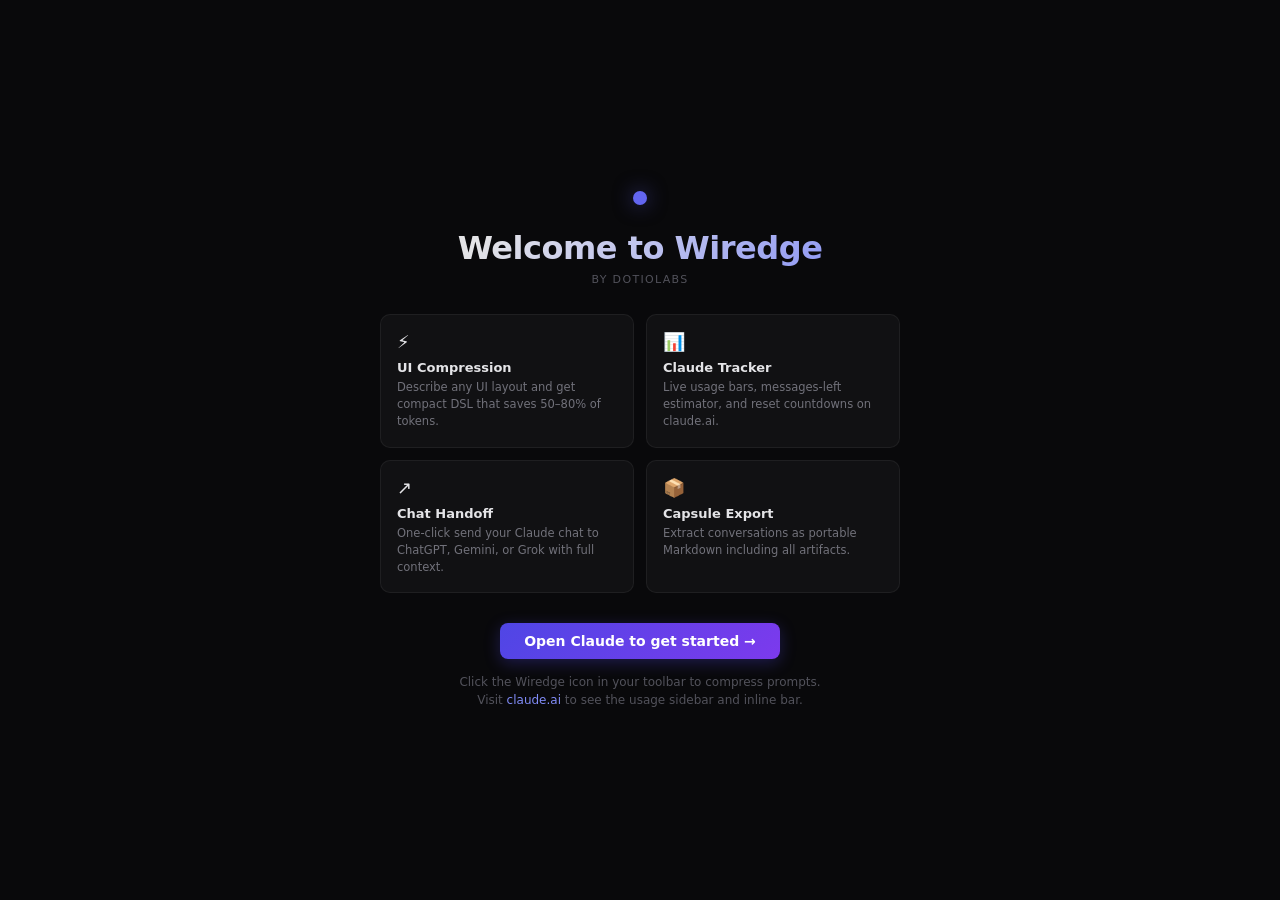
<file: extension/onboarding/welcome.html>
<!DOCTYPE html>
<html lang="en">
<head>
  <meta charset="UTF-8"/>
  <meta name="viewport" content="width=device-width,initial-scale=1"/>
  <title>Welcome to Wiredge</title>
  <style>
    *, *::before, *::after { box-sizing: border-box; margin: 0; padding: 0; }
    body {
      min-height: 100vh;
      background: #09090B;
      color: #E4E4E7;
      font-family: 'Inter', -apple-system, system-ui, sans-serif;
      display: flex;
      align-items: center;
      justify-content: center;
      padding: 40px 20px;
    }
    .container {
      max-width: 520px;
      width: 100%;
      text-align: center;
    }
    .dot {
      width: 14px; height: 14px;
      border-radius: 50%;
      background: #6366F1;
      box-shadow: 0 0 20px rgba(99,102,241,.5);
      display: inline-block;
      animation: pulse 2s ease-in-out infinite;
      margin-bottom: 20px;
    }
    @keyframes pulse {
      0%, 100% { opacity: 1; transform: scale(1); }
      50% { opacity: 0.5; transform: scale(0.8); }
    }
    h1 {
      font-size: 32px;
      font-weight: 700;
      letter-spacing: -0.5px;
      margin-bottom: 6px;
      background: linear-gradient(135deg, #E4E4E7 20%, #818CF8 100%);
      -webkit-background-clip: text;
      -webkit-text-fill-color: transparent;
      background-clip: text;
    }
    .agency {
      font-size: 11px;
      letter-spacing: 0.12em;
      text-transform: uppercase;
      color: #52525B;
      margin-bottom: 28px;
    }
    .features {
      display: grid;
      grid-template-columns: 1fr 1fr;
      gap: 12px;
      margin-bottom: 30px;
      text-align: left;
    }
    .feature {
      background: #111113;
      border: 1px solid rgba(255,255,255,.06);
      border-radius: 10px;
      padding: 16px;
    }
    .feature-icon {
      font-size: 18px;
      margin-bottom: 8px;
    }
    .feature h3 {
      font-size: 13px;
      font-weight: 600;
      color: #E4E4E7;
      margin-bottom: 4px;
    }
    .feature p {
      font-size: 11.5px;
      color: #71717A;
      line-height: 1.5;
    }
    .cta {
      display: inline-flex;
      align-items: center;
      gap: 8px;
      padding: 10px 24px;
      background: linear-gradient(135deg, #4F46E5 0%, #7C3AED 100%);
      color: #fff;
      border: none;
      border-radius: 8px;
      font-size: 14px;
      font-weight: 600;
      text-decoration: none;
      cursor: pointer;
      transition: filter .2s;
      box-shadow: 0 4px 16px rgba(79,70,229,.3);
      margin-bottom: 14px;
    }
    .cta:hover { filter: brightness(1.12); }
    .hint {
      font-size: 12px;
      color: #52525B;
      line-height: 1.5;
    }
    .hint a { color: #818CF8; text-decoration: none; }
    .hint a:hover { text-decoration: underline; }
  </style>
</head>
<body>
  <div class="container">
    <div class="dot"></div>
    <h1>Welcome to Wiredge</h1>
    <p class="agency">by dotiolabs</p>

    <div class="features">
      <div class="feature">
        <div class="feature-icon">⚡</div>
        <h3>UI Compression</h3>
        <p>Describe any UI layout and get compact DSL that saves 50–80% of tokens.</p>
      </div>
      <div class="feature">
        <div class="feature-icon">📊</div>
        <h3>Claude Tracker</h3>
        <p>Live usage bars, messages-left estimator, and reset countdowns on claude.ai.</p>
      </div>
      <div class="feature">
        <div class="feature-icon">↗️</div>
        <h3>Chat Handoff</h3>
        <p>One-click send your Claude chat to ChatGPT, Gemini, or Grok with full context.</p>
      </div>
      <div class="feature">
        <div class="feature-icon">📦</div>
        <h3>Capsule Export</h3>
        <p>Extract conversations as portable Markdown including all artifacts.</p>
      </div>
    </div>

    <a class="cta" href="https://claude.ai" target="_blank">Open Claude to get started →</a>
    <p class="hint">Click the Wiredge icon in your toolbar to compress prompts.<br>
    Visit <a href="https://claude.ai" target="_blank">claude.ai</a> to see the usage sidebar and inline bar.</p>
  </div>
</body>
</html>
</file>
<file: website/style.css>
:root {
    --bg-color: #000000;
    --card-bg: #0A0A0A;
    --card-border: #1A1A1A;
    --card-border-hover: #333333;
    --text-primary: #FFFFFF;
    --text-secondary: #888888;
    --accent-blue: #2563EB;
    --accent-blue-hover: #1D4ED8;
    --font-sans: 'Inter', -apple-system, sans-serif;
    --font-mono: 'JetBrains Mono', 'Fira Code', monospace;
    --shadow-md: 0 4px 24px rgba(0, 0, 0, 0.4);
}

* {
    margin: 0;
    padding: 0;
    box-sizing: border-box;
}

body {
    font-family: var(--font-sans);
    background-color: var(--bg-color);
    color: var(--text-primary);
    line-height: 1.6;
    overflow-x: hidden;
    -webkit-font-smoothing: antialiased;
}

/* Navbar */
.navbar {
    display: flex;
    justify-content: space-between;
    align-items: center;
    padding: 1.5rem 5%;
    background: #000000;
    position: fixed;
    width: 100%;
    top: 0;
    z-index: 100;
    border-bottom: 1px solid var(--card-border);
}

.logo {
    display: flex;
    align-items: center;
    gap: 12px;
}

.logo-mark {
    width: 32px;
    height: 32px;
    background: var(--accent-blue);
    border-radius: 4px;
    display: flex;
    align-items: center;
    justify-content: center;
    font-weight: 700;
    color: #FFFFFF;
    font-size: 1.1rem;
}

.logo-text {
    font-weight: 600;
    letter-spacing: -0.3px;
    font-size: 1.2rem;
}

.nav-links {
    display: flex;
    align-items: center;
    gap: 2.5rem;
}

.nav-links a {
    color: var(--text-secondary);
    text-decoration: none;
    font-weight: 500;
    font-size: 0.95rem;
    transition: color 0.2s;
}

.nav-links a:hover {
    color: var(--text-primary);
}

/* Buttons */
.btn-primary {
    background: var(--accent-blue);
    color: #FFFFFF !important;
    padding: 0.7rem 1.4rem;
    border-radius: 6px;
    text-decoration: none;
    font-weight: 500;
    transition: background 0.2s, transform 0.1s;
    border: 1px solid var(--accent-blue);
    display: inline-block;
    letter-spacing: -0.1px;
}

.btn-primary:hover {
    background: var(--accent-blue-hover);
    border-color: var(--accent-blue-hover);
}

.btn-secondary {
    background: #000000;
    color: var(--text-primary) !important;
    border: 1px solid var(--card-border);
    padding: 0.7rem 1.4rem;
    border-radius: 6px;
    text-decoration: none;
    font-weight: 500;
    transition: border-color 0.2s, background 0.2s;
    display: inline-block;
}

.btn-secondary:hover {
    border-color: var(--card-border-hover);
    background: #111111;
}

.large-btn {
    padding: 0.9rem 1.8rem;
    font-size: 1rem;
}

/* Hero Section */
.hero {
    min-height: 90vh;
    display: flex;
    align-items: center;
    justify-content: center;
    text-align: center;
    padding: 0 5%;
    padding-top: 100px;
    background: radial-gradient(circle at 50% -20%, #111111 0%, #000000 50%);
}

.hero-content {
    max-width: 840px;
}

.badge-pill {
    display: inline-block;
    padding: 0.3rem 0.8rem;
    background: #111111;
    border: 1px solid var(--card-border);
    color: var(--text-secondary);
    border-radius: 50px;
    font-family: var(--font-mono);
    font-size: 0.8rem;
    margin-bottom: 2rem;
}

.hero h1 {
    font-size: 4rem;
    font-weight: 700;
    line-height: 1.1;
    margin-bottom: 1.5rem;
    letter-spacing: -1.5px;
    color: var(--text-primary);
}

.hero-subtext {
    font-size: 1.15rem;
    color: var(--text-secondary);
    margin-bottom: 3rem;
    font-weight: 400;
    max-width: 600px;
    margin-left: auto;
    margin-right: auto;
}

.hero-actions {
    display: flex;
    gap: 1rem;
    justify-content: center;
}

/* Features */
.features-section {
    padding: 8rem 5%;
    background: #000000;
    border-top: 1px solid var(--card-border);
}

.section-heading {
    text-align: center;
    margin-bottom: 5rem;
}

.section-heading h2 {
    font-size: 2.2rem;
    margin-bottom: 1rem;
    font-weight: 600;
    letter-spacing: -0.5px;
}

.section-heading p {
    color: var(--text-secondary);
    font-size: 1.05rem;
}

.features-grid {
    display: grid;
    grid-template-columns: repeat(auto-fit, minmax(280px, 1fr));
    gap: 2rem;
    max-width: 1200px;
    margin: 0 auto;
}

.feature-card {
    background: var(--card-bg);
    border: 1px solid var(--card-border);
    padding: 2.5rem;
    border-radius: 8px;
    transition: transform 0.2s, border-color 0.2s;
}

.feature-card:hover {
    border-color: var(--card-border-hover);
    transform: translateY(-2px);
}

.feature-icon {
    font-size: 1.8rem;
    margin-bottom: 1.5rem;
    color: var(--text-primary);
}

.feature-card h3 {
    font-size: 1.15rem;
    margin-bottom: 0.8rem;
    font-weight: 600;
}

.feature-card p {
    color: var(--text-secondary);
    font-size: 0.95rem;
    line-height: 1.6;
}

/* Install Section */
.install-section {
    padding: 8rem 5%;
    max-width: 1200px;
    margin: 0 auto;
    border-top: 1px solid var(--card-border);
}

.install-container {
    display: grid;
    grid-template-columns: 1fr 1fr;
    gap: 5rem;
    align-items: center;
}

.install-text h2 {
    font-size: 2.2rem;
    margin-bottom: 1rem;
    font-weight: 600;
    letter-spacing: -0.5px;
}

.install-text p {
    color: var(--text-secondary);
    margin-bottom: 2.5rem;
    font-size: 1.05rem;
}

.install-steps {
    list-style: none;
}

.install-steps li {
    margin-bottom: 1.5rem;
    display: flex;
    align-items: flex-start;
    gap: 1rem;
    font-size: 1rem;
    color: var(--text-secondary);
}

.install-steps code {
    background: #111111;
    padding: 2px 6px;
    border-radius: 4px;
    font-family: var(--font-mono);
    font-size: 0.85em;
    color: var(--text-primary);
    border: 1px solid var(--card-border);
}

.step-num {
    width: 28px;
    height: 28px;
    background: #111111;
    border: 1px solid var(--card-border);
    color: var(--text-primary);
    border-radius: 50%;
    display: flex;
    align-items: center;
    justify-content: center;
    font-weight: 600;
    flex-shrink: 0;
    font-size: 0.85rem;
}

/* Mock Browser */
.mock-browser {
    background: var(--card-bg);
    border-radius: 8px;
    border: 1px solid var(--card-border);
    overflow: hidden;
    box-shadow: var(--shadow-md);
}

.browser-head {
    background: #000000;
    padding: 10px 16px;
    display: flex;
    align-items: center;
    gap: 8px;
    border-bottom: 1px solid var(--card-border);
}

.dot {
    width: 10px; height: 10px; border-radius: 50%;
}
.dot.red { background: #333333; }
.dot.yellow { background: #333333; }
.dot.green { background: #333333; }

.url-bar {
    background: #111111;
    padding: 6px 16px;
    border-radius: 4px;
    margin-left: 12px;
    flex-grow: 1;
    font-family: var(--font-mono);
    font-size: 0.75rem;
    color: var(--text-secondary);
    border: 1px solid var(--card-border);
    text-align: center;
}

.browser-body {
    padding: 2rem;
}

.mock-ext-card {
    background: #000000;
    border: 1px solid var(--card-border);
    padding: 16px;
    border-radius: 6px;
    display: flex;
    align-items: center;
    gap: 16px;
}

.ext-icon {
    width: 40px; height: 40px;
    background: var(--accent-blue);
    border-radius: 6px;
    display: flex; align-items: center; justify-content: center;
    font-weight: 700; font-size: 1.2rem; color: #FFFFFF;
}

.ext-info {
    flex-grow: 1;
    display: flex; flex-direction: column; gap: 4px;
}

.ext-info strong { font-size: 0.95rem; font-weight: 600; }
.ext-info span { font-size: 0.8rem; color: var(--text-secondary); }

.toggle-switch {
    width: 32px; height: 18px;
    background: var(--accent-blue);
    border-radius: 20px;
    position: relative;
}

.toggle-switch::after {
    content: '';
    position: absolute;
    width: 14px; height: 14px;
    background: white;
    border-radius: 50%;
    top: 2px; right: 2px;
    box-shadow: 0 1px 3px rgba(0,0,0,0.2);
}

/* Footer */
.footer {
    border-top: 1px solid var(--card-border);
    padding: 4rem 5%;
    background: #000000;
}

.footer-content {
    max-width: 1200px;
    margin: 0 auto;
    display: flex;
    justify-content: space-between;
    align-items: center;
}

.footer-brand {
    display: flex; align-items: center; gap: 10px;
    font-weight: 600; letter-spacing: -0.3px;
}

.logo-mark.small {
    width: 20px; height: 20px; font-size: 0.7rem; border-radius: 3px;
}

.footer-links {
    display: flex;
    gap: 2rem;
    align-items: center;
}

.footer-links a {
    color: var(--text-secondary);
    text-decoration: none;
    font-size: 0.85rem;
    transition: color 0.2s;
}

.footer-links a:hover {
    color: var(--text-primary);
}

.footer-credits {
    color: var(--text-secondary);
    font-size: 0.85rem;
    margin-right: 2rem;
}

.footer-credits strong {
    color: var(--text-primary);
    font-weight: 500;
}

.footer-socials {
    display: flex; gap: 1rem;
}

.social-link {
    color: var(--text-secondary);
    transition: color 0.2s;
}

.social-link:hover {
    color: var(--text-primary);
}

/* Responsive */
@media (max-width: 768px) {
    .hero h1 { font-size: 2.8rem; letter-spacing: -1px; }
    .install-container { grid-template-columns: 1fr; gap: 3rem; }
    .footer-content { flex-direction: column; gap: 2rem; text-align: center; }
    .footer-links { flex-direction: column; gap: 1rem; }
    .footer-credits { margin-right: 0; margin-bottom: 1rem; }
    .nav-links { display: none; }
}
</file>
<file: extension/popup.css>
/* ─── RESET ─────────────────────────────────────────────────────────────── */
*, *::before, *::after { box-sizing: border-box; margin: 0; padding: 0; }

/* ─── BASE ──────────────────────────────────────────────────────────────── */
body {
  width: 380px;
  background: #09090B;
  font-family: 'Inter', -apple-system, BlinkMacSystemFont, sans-serif;
  font-size: 13px;
  color: #A1A1AA;
  -webkit-font-smoothing: antialiased;
}

.tab-num { font-variant-numeric: tabular-nums; }
.mono { font-family: 'JetBrains Mono', 'Fira Code', ui-monospace, SF Mono, Menlo, monospace; }
.serif { font-family: 'Instrument Serif', Georgia, serif; font-style: italic; font-weight: 400; }
.muted { color: #52525B; }
.small { font-size: 11px; }

/* ─── SHELL ─────────────────────────────────────────────────────────────── */
.shell {
  display: flex;
  flex-direction: column;
}

/* ─── HEADER ────────────────────────────────────────────────────────────── */
.hdr {
  display: flex;
  align-items: center;
  justify-content: space-between;
  padding: 12px 14px 8px;
}

.brand {
  display: flex;
  align-items: center;
  gap: 6px;
}

.brand-dot {
  width: 7px;
  height: 7px;
  border-radius: 50%;
  background: #6366F1;
  box-shadow: 0 0 6px rgba(99,102,241,.6);
  flex-shrink: 0;
  animation: dotPulse 1.8s ease-in-out infinite;
}
@keyframes dotPulse {
  0%, 100% { opacity: 1; transform: scale(1); }
  50% { opacity: 0.5; transform: scale(0.85); }
}

.brand-name {
  font-size: 14px;
  font-weight: 600;
  color: #FAFAFA;
  letter-spacing: -0.3px;
}

.brand-agency {
  font-size: 9px;
  font-weight: 500;
  letter-spacing: 0.08em;
  color: #3F3F46;
  text-transform: uppercase;
  padding: 1px 5px;
  border: 1px solid #27272A;
  border-radius: 3px;
}

.settings-btn {
  color: #52525B;
  cursor: pointer;
  padding: 4px;
  border-radius: 5px;
  display: flex;
  align-items: center;
  justify-content: center;
  transition: color .15s, background .15s;
  text-decoration: none;
}
.settings-btn:hover { color: #A1A1AA; background: rgba(255,255,255,.06); }

/* ─── TAB NAVIGATION ─────────────────────────────────────────────────────── */
.tab-nav {
  display: flex;
  gap: 2px;
  padding: 0 14px;
  margin-bottom: 2px;
  border-bottom: 1px solid rgba(255,255,255,.06);
}

.tab-btn {
  flex: 1;
  display: flex;
  align-items: center;
  justify-content: center;
  gap: 5px;
  padding: 8px 10px;
  background: transparent;
  border: none;
  border-bottom: 2px solid transparent;
  color: #52525B;
  font-family: 'Inter', sans-serif;
  font-size: 11.5px;
  font-weight: 500;
  cursor: pointer;
  transition: all .18s;
  letter-spacing: -0.1px;
}
.tab-btn:hover { color: #A1A1AA; }
.tab-btn.active {
  color: #E4E4E7;
  border-bottom-color: #6366F1;
}
.tab-btn svg { opacity: 0.6; }
.tab-btn.active svg { opacity: 1; }

/* ─── TAB PANELS ─────────────────────────────────────────────────────────── */
.tab-panel {
  display: none;
  padding: 10px 14px 14px;
  flex-direction: column;
  gap: 8px;
}
.tab-panel.active {
  display: flex;
}

/* ═══════════════════════════════════════════════════════════════════════════ */
/* TAB 1: COMPRESS (existing styles)                                         */
/* ═══════════════════════════════════════════════════════════════════════════ */

/* ─── INPUT ZONE ─────────────────────────────────────────────────────────── */
.input-zone { display: flex; flex-direction: column; gap: 6px; }

textarea {
  width: 100%;
  min-height: 110px;
  background: #18181B;
  border: 1px solid rgba(255,255,255,.08);
  border-radius: 8px;
  padding: 11px 12px;
  font-size: 13px;
  font-family: 'Inter', sans-serif;
  color: #E4E4E7;
  line-height: 1.65;
  resize: none;
  outline: none;
  transition: border-color .18s, box-shadow .18s;
}
textarea::placeholder { color: #3F3F46; font-size: 12.5px; line-height: 1.6; }
textarea:focus {
  border-color: rgba(99,102,241,.6);
  box-shadow: 0 0 0 3px rgba(99,102,241,.12);
}

/* ─── QUICK FILLS ────────────────────────────────────────────────────────── */
.quick-fills {
  display: flex;
  gap: 5px;
  align-items: center;
}

.qf {
  font-size: 10.5px;
  font-weight: 500;
  color: #52525B;
  background: transparent;
  border: 1px solid #27272A;
  border-radius: 20px;
  padding: 2px 9px;
  cursor: pointer;
  font-family: 'Inter', sans-serif;
  transition: all .15s;
}
.qf:hover { color: #A1A1AA; border-color: #3F3F46; background: rgba(255,255,255,.04); }

/* ─── CTA BUTTON ─────────────────────────────────────────────────────────── */
.cta-btn {
  width: 100%;
  display: flex;
  align-items: center;
  justify-content: center;
  gap: 7px;
  padding: 10px 16px;
  background: linear-gradient(135deg, #4F46E5 0%, #7C3AED 100%);
  color: #fff;
  border: none;
  border-radius: 8px;
  font-size: 13px;
  font-weight: 600;
  font-family: 'Inter', sans-serif;
  cursor: pointer;
  letter-spacing: -0.1px;
  transition: filter .18s, transform .1s, opacity .18s;
  box-shadow: 0 2px 12px rgba(79,70,229,.3);
}
.cta-btn:hover:not(:disabled)  { filter: brightness(1.1); }
.cta-btn:active:not(:disabled) { transform: scale(.99); }
.cta-btn:disabled {
  background: #27272A;
  color: #52525B;
  box-shadow: none;
  cursor: not-allowed;
}
.cta-btn svg { opacity: .85; }

/* ─── ERROR ──────────────────────────────────────────────────────────────── */
.err-msg {
  padding: 9px 11px;
  background: rgba(239,68,68,.08);
  border: 1px solid rgba(239,68,68,.2);
  border-radius: 7px;
  font-size: 11.5px;
  color: #FCA5A5;
  line-height: 1.5;
}

/* ─── OUTPUT ZONE ────────────────────────────────────────────────────────── */
.output-zone { display: flex; flex-direction: column; gap: 7px; }

.output-label {
  display: flex;
  align-items: center;
  gap: 7px;
}

.output-badge {
  font-size: 9px;
  font-weight: 700;
  letter-spacing: 1.2px;
  text-transform: uppercase;
  color: #6366F1;
  background: rgba(99,102,241,.1);
  border: 1px solid rgba(99,102,241,.25);
  padding: 2px 7px;
  border-radius: 4px;
}

.output-savings {
  font-size: 10px;
  color: #22C55E;
  font-weight: 600;
}

/* ─── OUTPUT BOX ─────────────────────────────────────────────────────────── */
.output-box {
  position: relative;
  background: #111113;
  border: 1px solid rgba(255,255,255,.07);
  border-radius: 8px;
  padding: 11px 38px 11px 12px;
  min-height: 60px;
}

pre#outputText {
  font-size: 11.5px;
  color: #A78BFA;
  font-family: 'JetBrains Mono', 'Fira Code', 'Courier New', monospace;
  white-space: pre-wrap;
  word-break: break-all;
  line-height: 1.85;
}

/* ─── COPY ICON BUTTON ───────────────────────────────────────────────────── */
.copy-icon-btn {
  position: absolute;
  top: 9px;
  right: 9px;
  width: 26px;
  height: 26px;
  display: flex;
  align-items: center;
  justify-content: center;
  background: rgba(255,255,255,.05);
  border: 1px solid rgba(255,255,255,.08);
  border-radius: 6px;
  color: #52525B;
  cursor: pointer;
  transition: all .15s;
}
.copy-icon-btn:hover { background: rgba(99,102,241,.15); border-color: rgba(99,102,241,.3); color: #A78BFA; }
.copy-icon-btn.copied { background: rgba(34,197,94,.12); border-color: rgba(34,197,94,.3); color: #22C55E; }

/* ─── EXPORT ROW ─────────────────────────────────────────────────────────── */
.export-row {
  display: flex;
  gap: 7px;
  align-items: center;
}

select {
  background: #18181B;
  border: 1px solid rgba(255,255,255,.08);
  border-radius: 7px;
  padding: 7px 9px;
  font-size: 11.5px;
  color: #71717A;
  font-family: 'Inter', sans-serif;
  cursor: pointer;
  outline: none;
  transition: border-color .15s;
}
select:focus { border-color: rgba(99,102,241,.5); }
option { background: #18181B; }

.export-btn {
  flex: 1;
  padding: 7px 12px;
  background: rgba(255,255,255,.05);
  border: 1px solid rgba(255,255,255,.08);
  border-radius: 7px;
  color: #A1A1AA;
  font-size: 11.5px;
  font-weight: 500;
  font-family: 'Inter', sans-serif;
  cursor: pointer;
  transition: all .15s;
  text-align: center;
}
.export-btn:hover { background: rgba(255,255,255,.08); color: #E4E4E7; }
.export-btn.copied { background: rgba(34,197,94,.1); border-color: rgba(34,197,94,.25); color: #22C55E; }

/* ─── LOADING SHIMMER ────────────────────────────────────────────────────── */
@keyframes shimmer {
  0%   { background-position: -200% 0; }
  100% { background-position: 200% 0; }
}
.loading-line {
  height: 9px; border-radius: 4px; margin-bottom: 7px;
  background: linear-gradient(90deg, #18181B 25%, #27272A 50%, #18181B 75%);
  background-size: 200% 100%;
  animation: shimmer 1.4s infinite;
}
.loading-line:last-child { width: 60%; margin-bottom: 0; }


/* ═══════════════════════════════════════════════════════════════════════════ */
/* TAB 2: CLAUDE USAGE                                                       */
/* ═══════════════════════════════════════════════════════════════════════════ */

/* ─── Usage header ───────────────────────────────────────────────────────── */
.usage-header {
  display: flex;
  align-items: center;
  justify-content: space-between;
  margin-bottom: 4px;
}
.usage-header-left { display: flex; align-items: center; gap: 8px; }
.usage-org {
  font-size: 14px;
  color: #71717A;
  letter-spacing: -0.01em;
}
.usage-org:empty { display: none; }
.usage-plan-tag {
  font-size: 10px;
  color: #52525B;
  padding: 1px 6px;
  border: 1px solid rgba(255,255,255,.08);
  border-radius: 3px;
}
.usage-plan-tag:empty { display: none; }

.refresh-btn {
  background: transparent;
  border: 1px solid rgba(255,255,255,.08);
  color: #52525B;
  width: 24px; height: 24px;
  border-radius: 4px;
  cursor: pointer;
  font-size: 13px;
  transition: all 0.15s;
  display: flex;
  align-items: center;
  justify-content: center;
}
.refresh-btn:hover { color: #E4E4E7; border-color: rgba(255,255,255,.14); }
.refresh-btn:active { transform: rotate(180deg); }

/* ─── Usage sections ─────────────────────────────────────────────────────── */
.usage-section { margin-bottom: 12px; }
.usage-section + .usage-section { padding-top: 4px; }

.usage-section-head {
  display: flex;
  align-items: baseline;
  justify-content: space-between;
  margin-bottom: 10px;
}
.usage-section-title {
  font-size: 10px;
  text-transform: uppercase;
  letter-spacing: 0.16em;
  color: #71717A;
  font-weight: 500;
}

/* ─── Limit row ──────────────────────────────────────────────────────────── */
.limit-row { margin-bottom: 14px; }
.limit-row:last-child { margin-bottom: 0; }

.limit-row-top {
  display: flex;
  align-items: baseline;
  justify-content: space-between;
}
.limit-label {
  font-size: 13px;
  color: #E4E4E7;
}
.limit-pct {
  font-size: 13px;
  color: #E4E4E7;
}
.limit-row-sub {
  font-size: 11px;
  color: #52525B;
  margin-top: 1px;
  margin-bottom: 8px;
}

.usage-bar {
  height: 4px;
  border-radius: 2px;
  overflow: hidden;
  background:
    linear-gradient(
      90deg,
      rgba(255, 255, 255, 0.05) 0%,
      rgba(255, 255, 255, 0.05) 80%,
      rgba(255, 107, 107, 0.18) 90%,
      rgba(255, 107, 107, 0.32) 100%
    );
}
.usage-bar-fill {
  height: 100%;
  width: 0%;
  background: #6366F1;
  border-radius: 2px;
  transition: width 0.5s ease, background-color 0.3s ease;
}
.usage-bar-fill.warn { background: #FFB547; }
.usage-bar-fill.over { background: #FF6B6B; box-shadow: 0 0 8px rgba(255, 107, 107, 0.4); }

/* ─── Capsule section ────────────────────────────────────────────────────── */
.capsule-section {
  margin-top: 4px;
  padding-top: 12px !important;
  border-top: 1px solid rgba(255,255,255,.06);
}

.capsule-meta {
  font-size: 12px;
  color: #71717A;
  margin-bottom: 10px;
}
.capsule-title {
  font-family: 'Instrument Serif', Georgia, serif;
  font-style: italic;
  font-size: 16px;
  color: #E4E4E7;
  letter-spacing: -0.01em;
  margin-right: 6px;
}
.capsule-meta .capsule-turns {
  font-family: 'JetBrains Mono', ui-monospace, monospace;
  font-size: 11px;
  color: #52525B;
}
.capsule-actions {
  display: flex;
  gap: 6px;
}
.cap-btn {
  flex: 1;
  display: inline-flex;
  align-items: center;
  justify-content: center;
  gap: 5px;
  font-family: 'Inter', system-ui;
  font-size: 12px;
  color: #E4E4E7;
  background: #18181B;
  border: 1px solid rgba(255,255,255,.08);
  border-radius: 6px;
  padding: 7px 8px;
  cursor: pointer;
  transition: all 0.15s ease;
}
.cap-btn:hover { border-color: rgba(255,255,255,.14); background: #27272A; }
.cap-btn:disabled { opacity: 0.5; cursor: progress; }
.cap-btn.primary {
  background: linear-gradient(135deg, #4F46E5 0%, #7C3AED 100%);
  border-color: #6366F1;
  flex: 1.4;
}
.cap-btn.primary:hover { filter: brightness(1.1); }
.cap-btn[data-dest="copy"], .cap-btn[data-dest="download"] {
  flex: 0 0 32px;
  padding: 7px 6px;
}
.cap-icon {
  font-family: 'JetBrains Mono', ui-monospace, monospace;
  font-size: 11px;
  opacity: 0.85;
}

.capsule-hint {
  margin-top: 8px;
  font-size: 10.5px;
  color: #52525B;
  line-height: 1.45;
}

.capsule-toast {
  margin-top: 8px;
  padding: 6px 10px;
  font-family: 'JetBrains Mono', ui-monospace, monospace;
  font-size: 11px;
  background: rgba(99,102,241,.08);
  border: 1px solid rgba(99,102,241,.25);
  border-radius: 5px;
  color: #818CF8;
}
.capsule-toast.err {
  background: rgba(239,68,68,.08);
  border-color: rgba(239,68,68,.2);
  color: #FCA5A5;
}

/* ─── Quota / upsell / license ───────────────────────────────────────────── */
.quota {
  display: flex;
  align-items: center;
  justify-content: space-between;
  margin-top: 10px;
  padding-top: 10px;
  border-top: 1px dashed rgba(255,255,255,.06);
  font-family: 'JetBrains Mono', ui-monospace, monospace;
  font-size: 10.5px;
}
.quota-text { color: #52525B; }
.quota-text.pro { color: #818CF8; }
.quota-text.warn { color: #FFB547; }
.quota-text.over { color: #FF6B6B; }
.quota-text.trial { color: #818CF8; }
.quota-upgrade {
  color: #6366F1;
  text-decoration: none;
}
.quota-upgrade:hover { color: #818CF8; }
.quota-upgrade.hidden { display: none; }

.upsell {
  margin-top: 10px;
  padding: 12px 14px;
  border: 1px solid rgba(99,102,241,.3);
  background: rgba(99,102,241,.06);
  border-radius: 8px;
}
.upsell-title {
  font-size: 13px;
  color: #E4E4E7;
  margin-bottom: 4px;
}
.upsell-body {
  font-size: 12px;
  color: #E4E4E7;
  opacity: 0.78;
  margin-bottom: 12px;
  line-height: 1.45;
}
.upsell-body strong { color: #E4E4E7; opacity: 1; font-weight: 500; }
.upsell-actions { display: flex; gap: 6px; align-items: center; flex-wrap: wrap; }
.upsell-cta {
  flex: 1;
  text-align: center;
  background: linear-gradient(135deg, #4F46E5 0%, #7C3AED 100%);
  color: #fff;
  text-decoration: none;
  padding: 7px 10px;
  border-radius: 5px;
  font-size: 12px;
  border: 1px solid #6366F1;
  cursor: pointer;
  font-family: 'Inter', system-ui;
  min-width: 0;
}
.upsell-cta:hover { filter: brightness(1.1); }
.upsell-link {
  background: transparent;
  border: 1px solid rgba(255,255,255,.08);
  color: #A1A1AA;
  padding: 7px 10px;
  border-radius: 5px;
  font-size: 12px;
  cursor: pointer;
  font-family: 'Inter', system-ui;
  flex: 1;
  min-width: 0;
  text-align: center;
}
.upsell-link:hover { border-color: rgba(255,255,255,.14); }
.upsell-trial {
  width: 100%;
  background: rgba(99,102,241,.08);
  border: 1px solid rgba(99,102,241,.3);
  color: #818CF8;
  padding: 8px 10px;
  border-radius: 5px;
  font-size: 12px;
  cursor: pointer;
  font-family: 'Inter', system-ui;
  margin-top: 4px;
  transition: all 0.15s;
}
.upsell-trial:hover {
  background: rgba(99,102,241,.14);
  border-color: rgba(99,102,241,.5);
}
.upsell-trial:disabled {
  opacity: 0.4;
  cursor: not-allowed;
}

.license-form {
  margin-top: 10px;
  padding: 12px 14px;
  border: 1px solid rgba(255,255,255,.1);
  background: #111113;
  border-radius: 8px;
}
.license-label {
  display: block;
  font-size: 10px;
  text-transform: uppercase;
  letter-spacing: 0.18em;
  color: #52525B;
  margin-bottom: 6px;
}
.license-input {
  width: 100%;
  background: #09090B;
  color: #E4E4E7;
  border: 1px solid rgba(255,255,255,.08);
  border-radius: 5px;
  padding: 8px 10px;
  font-family: 'JetBrains Mono', ui-monospace, monospace;
  font-size: 12px;
  margin-bottom: 8px;
  outline: none;
}
.license-input:focus { border-color: #6366F1; }
.license-actions { display: flex; gap: 6px; }
.license-actions .upsell-cta { flex: 1; }
.license-status {
  margin-top: 8px;
  font-family: 'JetBrains Mono', ui-monospace, monospace;
  font-size: 11px;
  color: #818CF8;
}
.license-status.err { color: #FCA5A5; }

/* ─── Usage error ────────────────────────────────────────────────────────── */
.usage-error {
  margin: 0 0 12px;
  padding: 10px 12px;
  border: 1px solid rgba(239,68,68,.2);
  background: rgba(239,68,68,.06);
  border-radius: 6px;
  font-size: 12px;
  color: #FCA5A5;
}
.usage-error a { color: #E4E4E7; }

/* ─── Usage footer ───────────────────────────────────────────────────────── */
.usage-footer {
  display: flex;
  align-items: center;
  justify-content: space-between;
  padding: 10px 0 0;
  margin-top: 6px;
  border-top: 1px solid rgba(255,255,255,.06);
}
.usage-footer-right { display: flex; align-items: center; gap: 10px; flex-wrap: wrap; justify-content: flex-end; }
.link {
  font-family: 'JetBrains Mono', ui-monospace, monospace;
  font-size: 11px;
  color: #E4E4E7;
  text-decoration: none;
}
.link:hover { color: #818CF8; }
.link.link-secondary { color: #52525B; }
.link.link-secondary:hover { color: #A1A1AA; }

/* ─── SPIN ANIMATION ─────────────────────────────────────────────────────── */
@keyframes spin {
  from { transform: rotate(0deg); }
  to { transform: rotate(360deg); }
}

/* ═══════════════════════════════════════════════════════════════════════════ */
/* TAB 3: SWITCH AI                                                          */
/* ═══════════════════════════════════════════════════════════════════════════ */
.switch-capture {
  background: #111113; border: 1px solid rgba(255,255,255,.06);
  border-radius: 8px; padding: 10px 12px;
}
.switch-capture-head { display: flex; align-items: center; gap: 7px; }
.switch-capture-dot {
  width: 7px; height: 7px; border-radius: 50%;
  background: #52525B; flex-shrink: 0;
}
.switch-capture-dot.active {
  background: #22C55E; box-shadow: 0 0 6px rgba(34,197,94,.5);
  animation: dotPulse 1.8s ease-in-out infinite;
}
.switch-capture-label { font-size: 12px; color: #A1A1AA; }
.switch-capture-title {
  font-size: 14px; font-weight: 500; color: #E4E4E7;
  margin-top: 6px; letter-spacing: -0.2px;
}
.switch-capture-meta {
  font-size: 11px; color: #52525B; margin-top: 2px;
  font-family: 'JetBrains Mono', ui-monospace, monospace;
}
.switch-section-title {
  font-size: 10px; text-transform: uppercase; letter-spacing: 0.16em;
  color: #52525B; font-weight: 500; margin: 8px 0 6px;
}
.model-grid { display: grid; grid-template-columns: 1fr 1fr; gap: 6px; }
.model-card {
  background: #111113; border: 1px solid rgba(255,255,255,.06);
  border-radius: 10px; padding: 12px; cursor: pointer;
  transition: all 0.18s ease; text-align: left;
  font-family: 'Inter', -apple-system, system-ui, sans-serif;
  display: flex; flex-direction: column; gap: 8px;
  position: relative; overflow: hidden;
}
.model-card:hover {
  border-color: rgba(255,255,255,.12); background: #18181B;
  transform: translateY(-1px); box-shadow: 0 4px 16px rgba(0,0,0,.3);
}
.model-card:active { transform: scale(0.98); }
.model-card:disabled { opacity: 0.5; cursor: progress; }
.model-card.current {
  border-color: rgba(99,102,241,.3); background: rgba(99,102,241,.06);
}
.model-card.current .model-action { display: none; }
.model-card.current::after {
  content: "CURRENT"; position: absolute; top: 8px; right: 8px;
  font-size: 8px; letter-spacing: 0.1em; font-weight: 600;
  color: #6366F1; background: rgba(99,102,241,.12);
  padding: 2px 5px; border-radius: 3px;
}
.model-card-top { display: flex; align-items: center; gap: 8px; }
.model-icon {
  width: 28px; height: 28px; border-radius: 7px;
  display: flex; align-items: center; justify-content: center;
  font-size: 13px; font-weight: 700; color: #fff; flex-shrink: 0;
}
.claude-icon  { background: linear-gradient(135deg, #D97706, #B45309); }
.chatgpt-icon { background: linear-gradient(135deg, #10A37F, #0D8C6D); }
.gemini-icon  { background: linear-gradient(135deg, #4285F4, #1A73E8); }
.grok-icon    { background: linear-gradient(135deg, #1D1D1D, #000); border: 1px solid rgba(255,255,255,.15); }
.model-info { flex: 1; min-width: 0; }
.model-name { font-size: 13px; font-weight: 600; color: #E4E4E7; line-height: 1.2; }
.model-sub { font-size: 10px; color: #52525B; }
.model-status {
  font-size: 9px; color: #52525B; background: rgba(255,255,255,.04);
  padding: 1px 5px; border-radius: 3px; flex-shrink: 0;
}
.model-status.open { color: #22C55E; background: rgba(34,197,94,.1); }
.model-action {
  font-size: 10.5px; color: #71717A;
  display: flex; align-items: center; gap: 3px; transition: color 0.15s;
}
.model-card:hover .model-action { color: #A1A1AA; }
.model-action .arrow { font-size: 12px; }
.switch-toast {
  margin-top: 6px; padding: 7px 10px;
  font-family: 'JetBrains Mono', ui-monospace, monospace; font-size: 11px;
  background: rgba(99,102,241,.08); border: 1px solid rgba(99,102,241,.25);
  border-radius: 5px; color: #818CF8;
}
.switch-toast.err { background: rgba(239,68,68,.08); border-color: rgba(239,68,68,.2); color: #FCA5A5; }
.switch-toast.ok { background: rgba(34,197,94,.08); border-color: rgba(34,197,94,.2); color: #4ADE80; }
.switch-hint {
  font-size: 10.5px; color: #3F3F46; line-height: 1.5; margin-top: 8px;
}
</file>
